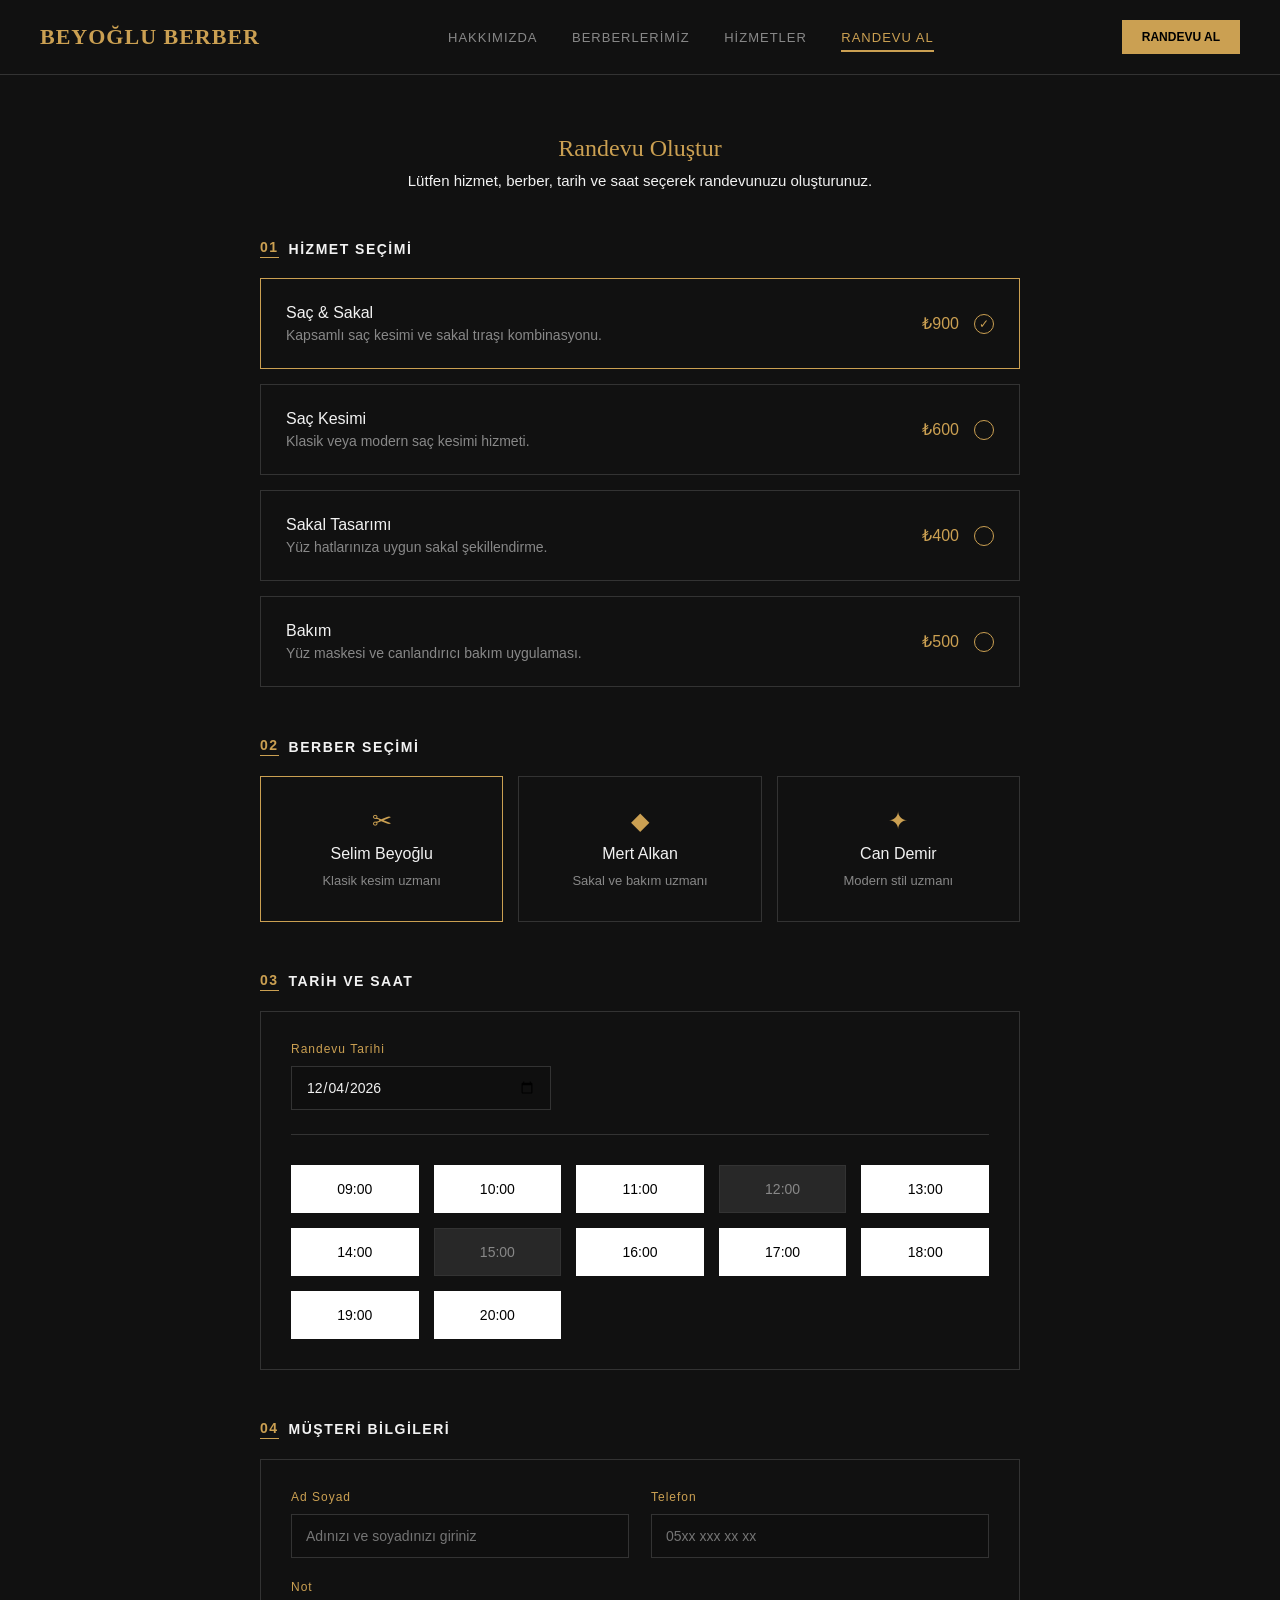
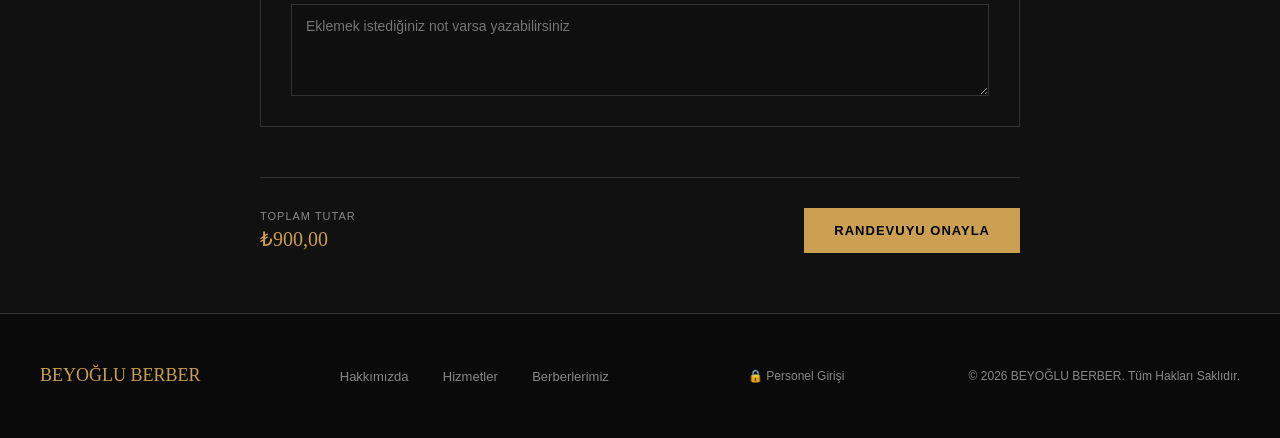
<file: target/classes/static/index.html>
<!DOCTYPE html>
<html lang="tr">
<head>
    <meta charset="UTF-8">
    <meta name="viewport" content="width=device-width, initial-scale=1.0">
    <title>Beyoğlu Berber - Randevu Al</title>
    <link rel="stylesheet" href="css/style.css">
</head>
<body>

    <header>
        <div class="logo">BEYOĞLU BERBER</div>

        <nav>
            <a href="hakkimizda.html">HAKKIMIZDA</a>
            <a href="berberlerimiz.html">BERBERLERİMİZ</a>
            <a href="hizmetler.html">HİZMETLER</a>
            <a href="index.html" class="active-nav">RANDEVU AL</a>
        </nav>

        <button class="header-btn" onclick="window.location.href='index.html'">RANDEVU AL</button>
    </header>

    <main class="container" id="randevu">

        <div class="page-header">
            <h2>Randevu Oluştur</h2>
            <p>Lütfen hizmet, berber, tarih ve saat seçerek randevunuzu oluşturunuz.</p>
        </div>

        <section class="step-section">
            <h3 class="step-title"><span class="step-num">01</span> HİZMET SEÇİMİ</h3>

            <div class="service-list" id="service-container">

                <div class="service-card selected" data-service="Saç & Sakal" data-price="900" onclick="selectService(this)">
                    <div class="service-info">
                        <h4>Saç & Sakal</h4>
                        <p>Kapsamlı saç kesimi ve sakal tıraşı kombinasyonu.</p>
                    </div>
                    <div class="service-price">
                        <span>₺900</span>
                        <div class="check-circle">✓</div>
                    </div>
                </div>

                <div class="service-card" data-service="Saç Kesimi" data-price="600" onclick="selectService(this)">
                    <div class="service-info">
                        <h4>Saç Kesimi</h4>
                        <p>Klasik veya modern saç kesimi hizmeti.</p>
                    </div>
                    <div class="service-price">
                        <span>₺600</span>
                        <div class="check-circle"></div>
                    </div>
                </div>

                <div class="service-card" data-service="Sakal Tasarımı" data-price="400" onclick="selectService(this)">
                    <div class="service-info">
                        <h4>Sakal Tasarımı</h4>
                        <p>Yüz hatlarınıza uygun sakal şekillendirme.</p>
                    </div>
                    <div class="service-price">
                        <span>₺400</span>
                        <div class="check-circle"></div>
                    </div>
                </div>

                <div class="service-card" data-service="Bakım" data-price="500" onclick="selectService(this)">
                    <div class="service-info">
                        <h4>Bakım</h4>
                        <p>Yüz maskesi ve canlandırıcı bakım uygulaması.</p>
                    </div>
                    <div class="service-price">
                        <span>₺500</span>
                        <div class="check-circle"></div>
                    </div>
                </div>

            </div>
        </section>

        <section class="step-section">
            <h3 class="step-title"><span class="step-num">02</span> BERBER SEÇİMİ</h3>

            <div class="barber-grid" id="barber-container">

                <div class="barber-card selected" data-barber="Selim Beyoğlu" onclick="selectBarber(this)">
                    <div class="icon">✂</div>
                    <h4>Selim Beyoğlu</h4>
                    <p>Klasik kesim uzmanı</p>
                </div>

                <div class="barber-card" data-barber="Mert Alkan" onclick="selectBarber(this)">
                    <div class="icon">◆</div>
                    <h4>Mert Alkan</h4>
                    <p>Sakal ve bakım uzmanı</p>
                </div>

                <div class="barber-card" data-barber="Can Demir" onclick="selectBarber(this)">
                    <div class="icon">✦</div>
                    <h4>Can Demir</h4>
                    <p>Modern stil uzmanı</p>
                </div>

            </div>
        </section>

        <section class="step-section">
            <h3 class="step-title"><span class="step-num">03</span> TARİH VE SAAT</h3>

            <div class="time-container">

                <div class="date-picker-area">
                    <label for="appointment-date">Randevu Tarihi</label>
                    <input type="date" id="appointment-date">
                </div>

                <div class="time-grid" id="time-container">
                    <div class="time-box available" onclick="selectTime(this)">09:00</div>
                    <div class="time-box available" onclick="selectTime(this)">10:00</div>
                    <div class="time-box available" onclick="selectTime(this)">11:00</div>
                    <div class="time-box booked">12:00</div>
                    <div class="time-box available" onclick="selectTime(this)">13:00</div>

                    <div class="time-box available" onclick="selectTime(this)">14:00</div>
                    <div class="time-box booked">15:00</div>
                    <div class="time-box available" onclick="selectTime(this)">16:00</div>
                    <div class="time-box available" onclick="selectTime(this)">17:00</div>
                    <div class="time-box available" onclick="selectTime(this)">18:00</div>

                    <div class="time-box available" onclick="selectTime(this)">19:00</div>
                    <div class="time-box available" onclick="selectTime(this)">20:00</div>
                </div>

            </div>
        </section>

        <section class="step-section">
            <h3 class="step-title"><span class="step-num">04</span> MÜŞTERİ BİLGİLERİ</h3>

            <div class="customer-form">

                <div class="form-group">
                    <label for="customer-name">Ad Soyad</label>
                    <input type="text" id="customer-name" placeholder="Adınızı ve soyadınızı giriniz">
                </div>

                <div class="form-group">
                    <label for="customer-phone">Telefon</label>
                    <input type="tel" id="customer-phone" placeholder="05xx xxx xx xx">
                </div>

                <div class="form-group full-width">
                    <label for="customer-note">Not</label>
                    <textarea id="customer-note" rows="4" placeholder="Eklemek istediğiniz not varsa yazabilirsiniz"></textarea>
                </div>

            </div>
        </section>

        <div class="checkout-section">
            <div class="total-price-box">
                <span class="total-label">TOPLAM TUTAR</span>
                <span class="total-amount" id="total-price">₺900,00</span>
            </div>

            <button class="submit-btn" onclick="randevuyuOnayla()">RANDEVUYU ONAYLA</button>
        </div>

        <div class="appointment-result" id="appointment-result"></div>

    </main>

   <footer>
    <div class="footer-logo">BEYOĞLU BERBER</div>

    <div class="footer-links">
        <a href="hakkimizda.html">Hakkımızda</a>
        <a href="hizmetler.html">Hizmetler</a>
        <a href="berberlerimiz.html">Berberlerimiz</a>
    </div>

    <div style="text-align: center; margin-top: 15px; margin-bottom: 15px; font-size: 12px;">
        <a href="login.html" style="color: #888; text-decoration: none; transition: 0.3s;" onmouseover="this.style.color='#d4af37'" onmouseout="this.style.color='#888'">
            🔒 Personel Girişi
        </a>
    </div>

    <div class="copyright">© 2026 BEYOĞLU BERBER. Tüm Hakları Saklıdır.</div>
</footer>

    <script src="js/app.js"></script>
</body>
</html>
</file>
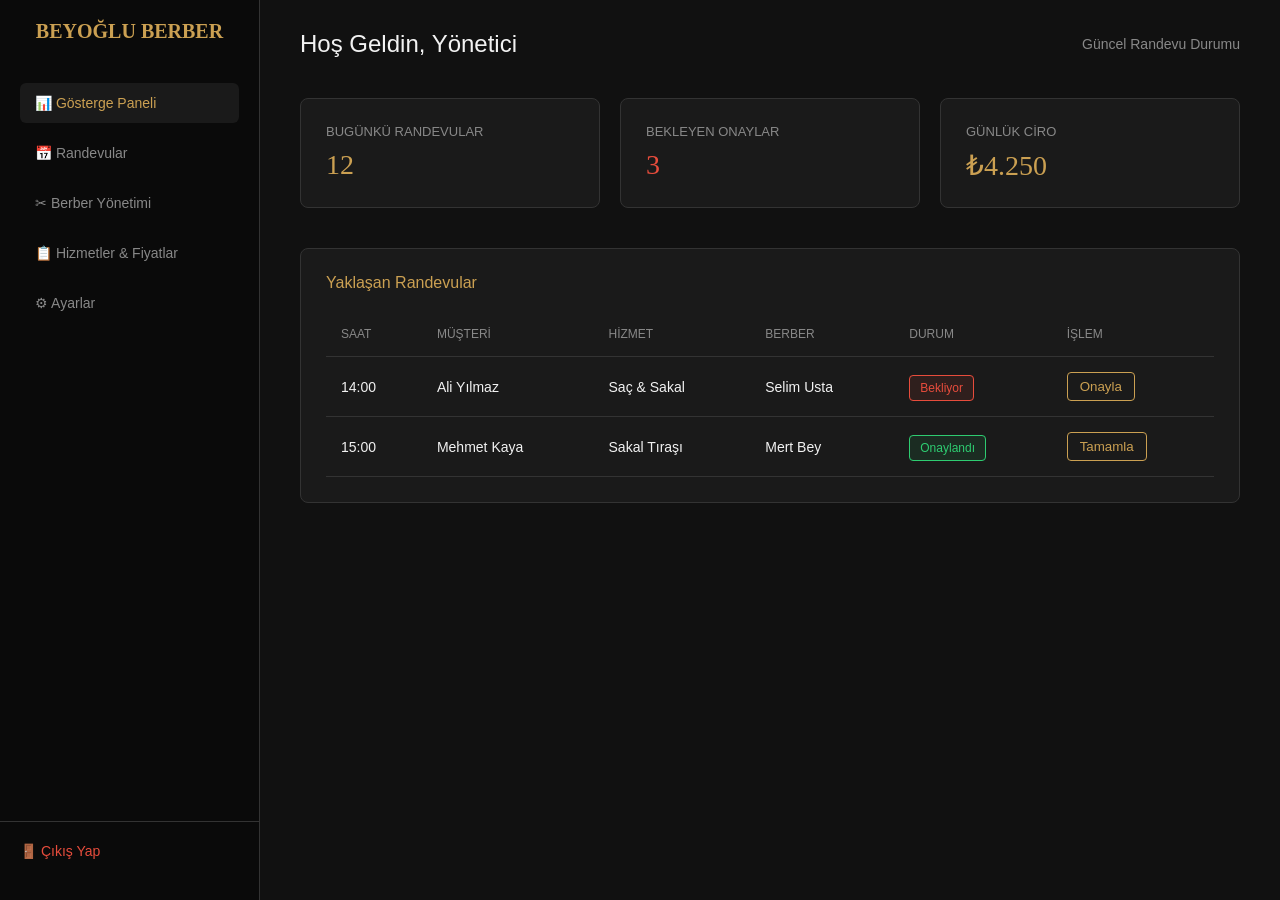
<file: target/classes/static/admin.html>
<!DOCTYPE html>
<html lang="tr">
<head>
    <meta charset="UTF-8">
    <meta name="viewport" content="width=device-width, initial-scale=1.0">
    <title>Beyoğlu Berber - Yönetim Paneli</title>
    <link rel="stylesheet" href="css/admin.css">
</head>
<body>

    <aside class="sidebar">
        <div class="sidebar-logo">BEYOĞLU BERBER</div>
        <ul class="nav-links">
    <li class="active"><a href="admin.html">📊 Gösterge Paneli</a></li>
    <li><a href="randevular.html">📅 Randevular</a></li>
    <li><a href="berber-yonetimi.html">✂ Berber Yönetimi</a></li>
    <li><a href="hizmetler-fiyatlar.html">📋 Hizmetler & Fiyatlar</a></li>
    <li><a href="ayarlar.html">⚙ Ayarlar</a></li>
</ul>
        <div class="logout-btn">
            <a href="index.html">🚪 Çıkış Yap</a>
        </div>
    </aside>

    <main class="main-content">
        
        <header class="topbar">
            <h2>Hoş Geldin, Yönetici</h2>
            <div class="date-info">Güncel Randevu Durumu</div>
        </header>

        <div class="stats-grid">
            <div class="stat-card">
                <h3>Bugünkü Randevular</h3>
                <div class="number">12</div>
            </div>
            <div class="stat-card">
                <h3>Bekleyen Onaylar</h3>
                <div class="number" style="color: #e74c3c;">3</div>
            </div>
            <div class="stat-card">
                <h3>Günlük Ciro</h3>
                <div class="number">₺4.250</div>
            </div>
        </div>

        <div class="table-container">
            <h3 class="table-title">Yaklaşan Randevular</h3>
            <table class="data-table" id="tabloGosterge">
                <thead>
                    <tr>
                        <th>Saat</th>
                        <th>Müşteri</th>
                        <th>Hizmet</th>
                        <th>Berber</th>
                        <th>Durum</th>
                        <th>İşlem</th>
                    </tr>
                </thead>
                <tbody>
                    <tr>
                        <td>14:00</td>
                        <td>Ali Yılmaz</td>
                        <td>Saç & Sakal</td>
                        <td>Selim Usta</td>
                        <td><span class="badge pending">Bekliyor</span></td>
                        <td><button class="action-btn">Onayla</button></td>
                    </tr>
                    <tr>
                        <td>15:00</td>
                        <td>Mehmet Kaya</td>
                        <td>Sakal Tıraşı</td>
                        <td>Mert Bey</td>
                        <td><span class="badge approved">Onaylandı</span></td>
                        <td><button class="action-btn">Tamamla</button></td>
                    </tr>
                </tbody>
            </table>
        </div>


    </main>

    <div id="modalRandevuOnay" class="modal-overlay">
        <div class="modal-content" style="width: 380px; text-align: center;">
            <h3 style="color: var(--gold);">Randevu Onayı</h3>
            <p style="color: var(--text-muted); font-size: 14px; margin-bottom: 25px;">Bu randevuyu onaylamak istediğinize emin misiniz?</p>
            <div class="modal-actions" style="justify-content: center; gap: 15px;">
                <button type="button" id="btnRandevuOnayIptal" class="action-btn">Vazgeç</button>
                <button type="button" id="btnRandevuOnayEvet" class="action-btn" style="background: var(--gold); color: #000;">Evet, Onayla</button>
            </div>
        </div>
    </div>

    <div id="modalRandevuTamamla" class="modal-overlay">
        <div class="modal-content" style="width: 380px; text-align: center;">
            <h3 style="color: #2ecc71;">Randevuyu Tamamla</h3>
            <p style="color: var(--text-muted); font-size: 14px; margin-bottom: 25px;">Müşterinin tıraş işlemi bitti mi? Randevuyu tamamlandı olarak işaretle.</p>
            <div class="modal-actions" style="justify-content: center; gap: 15px;">
                <button type="button" id="btnRandevuTamamlaIptal" class="action-btn">Kapat</button>
                <button type="button" id="btnRandevuTamamlaEvet" class="action-btn" style="background: #2ecc71; color: #000; border-color: #2ecc71;">Evet, Tamamlandı</button>
            </div>
        </div>
    </div>

    <script src="js/admin.js"></script>
</body>
</html>
</file>
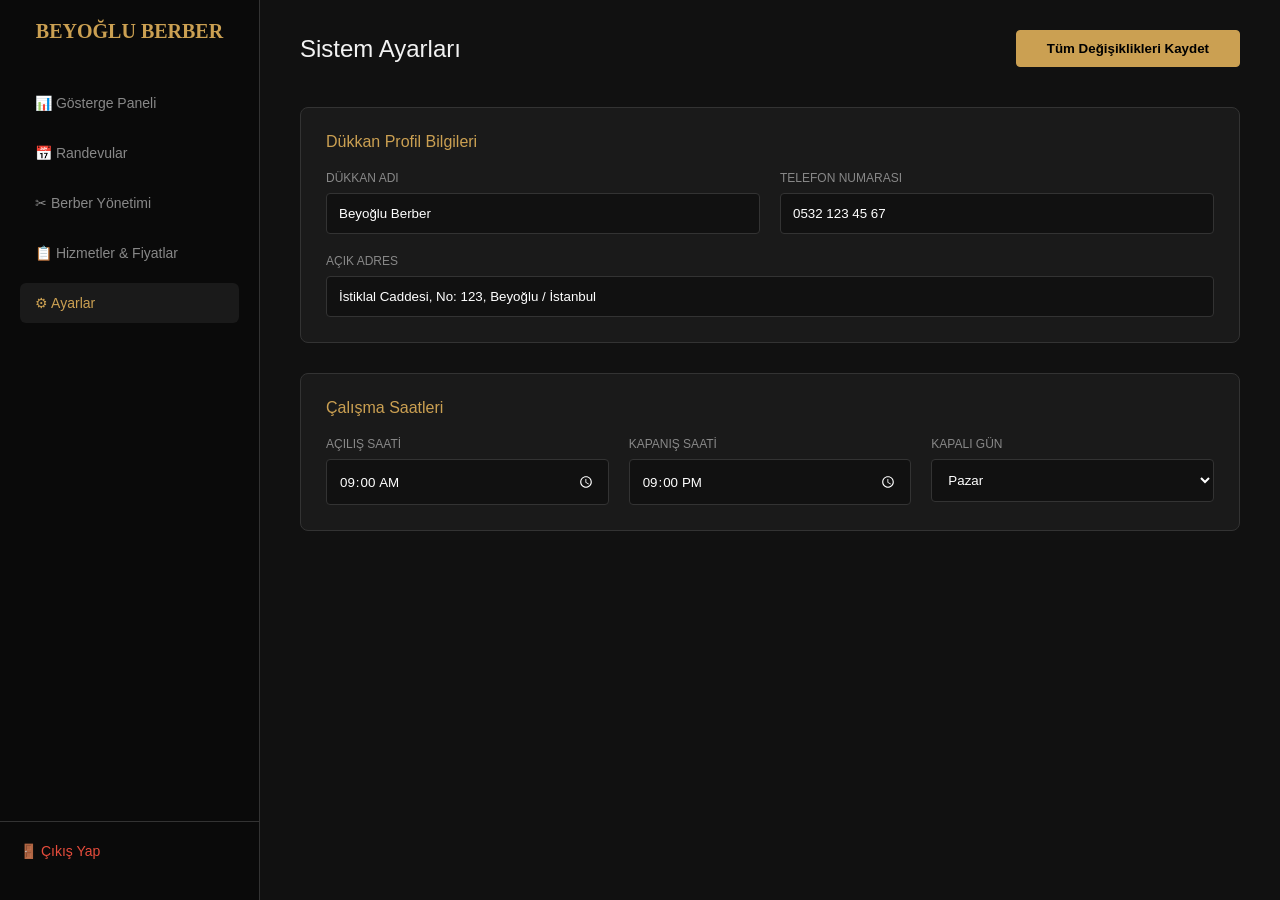
<file: target/classes/static/ayarlar.html>
<!DOCTYPE html>
<html lang="tr">
<head>
    <meta charset="UTF-8">
    <meta name="viewport" content="width=device-width, initial-scale=1.0">
    <title>Beyoğlu Berber - Sistem Ayarları</title>
    <link rel="stylesheet" href="css/admin.css">
</head>
<body>

    <aside class="sidebar">
        <div class="sidebar-logo">BEYOĞLU BERBER</div>
        <ul class="nav-links">
            <li><a href="admin.html">📊 Gösterge Paneli</a></li>
            <li><a href="randevular.html">📅 Randevular</a></li>
            <li><a href="berber-yonetimi.html">✂ Berber Yönetimi</a></li>
            <li><a href="hizmetler-fiyatlar.html">📋 Hizmetler & Fiyatlar</a></li>
            <li class="active"><a href="ayarlar.html">⚙ Ayarlar</a></li>
        </ul>
        <div class="logout-btn">
            <a href="index.html">🚪 Çıkış Yap</a>
        </div>
    </aside>

    <main class="main-content">
        
        <header class="topbar">
            <h2>Sistem Ayarları</h2>
            <button class="action-btn" style="background: var(--gold); color: #000; font-weight: bold; padding: 10px 30px;">
                Tüm Değişiklikleri Kaydet
            </button>
        </header>

        <div class="table-container" style="margin-bottom: 30px;">
            <h3 class="table-title">Dükkan Profil Bilgileri</h3>
            <form style="display: grid; grid-template-columns: 1fr 1fr; gap: 20px;">
                <div>
                    <label style="display: block; color: var(--text-muted); font-size: 12px; margin-bottom: 8px;">DÜKKAN ADI</label>
                    <input type="text" value="Beyoğlu Berber" style="width: 100%; padding: 12px; background: var(--bg-dark); color: white; border: 1px solid var(--border-color); border-radius: 4px; outline: none;">
                </div>
                <div>
                    <label style="display: block; color: var(--text-muted); font-size: 12px; margin-bottom: 8px;">TELEFON NUMARASI</label>
                    <input type="text" value="0532 123 45 67" style="width: 100%; padding: 12px; background: var(--bg-dark); color: white; border: 1px solid var(--border-color); border-radius: 4px; outline: none;">
                </div>
                <div style="grid-column: span 2;">
                    <label style="display: block; color: var(--text-muted); font-size: 12px; margin-bottom: 8px;">AÇIK ADRES</label>
                    <input type="text" value="İstiklal Caddesi, No: 123, Beyoğlu / İstanbul" style="width: 100%; padding: 12px; background: var(--bg-dark); color: white; border: 1px solid var(--border-color); border-radius: 4px; outline: none;">
                </div>
            </form>
        </div>

        <div class="table-container">
            <h3 class="table-title">Çalışma Saatleri</h3>
            <form style="display: grid; grid-template-columns: 1fr 1fr 1fr; gap: 20px;">
                <div>
                    <label style="display: block; color: var(--text-muted); font-size: 12px; margin-bottom: 8px;">AÇILIŞ SAATİ</label>
                    <input type="time" value="09:00" style="width: 100%; padding: 12px; background: var(--bg-dark); color: white; border: 1px solid var(--border-color); border-radius: 4px; outline: none; color-scheme: dark;">
                </div>
                <div>
                    <label style="display: block; color: var(--text-muted); font-size: 12px; margin-bottom: 8px;">KAPANIŞ SAATİ</label>
                    <input type="time" value="21:00" style="width: 100%; padding: 12px; background: var(--bg-dark); color: white; border: 1px solid var(--border-color); border-radius: 4px; outline: none; color-scheme: dark;">
                </div>
                <div>
                    <label style="display: block; color: var(--text-muted); font-size: 12px; margin-bottom: 8px;">KAPALI GÜN</label>
                    <select style="width: 100%; padding: 12px; background: var(--bg-dark); color: white; border: 1px solid var(--border-color); border-radius: 4px; outline: none;">
                        <option>Pazartesi</option>
                        <option selected>Pazar</option>
                        <option>Kapalı Gün Yok</option>
                    </select>
                </div>
            </form>
        </div>

    </main>

</body>
</html>
</file>
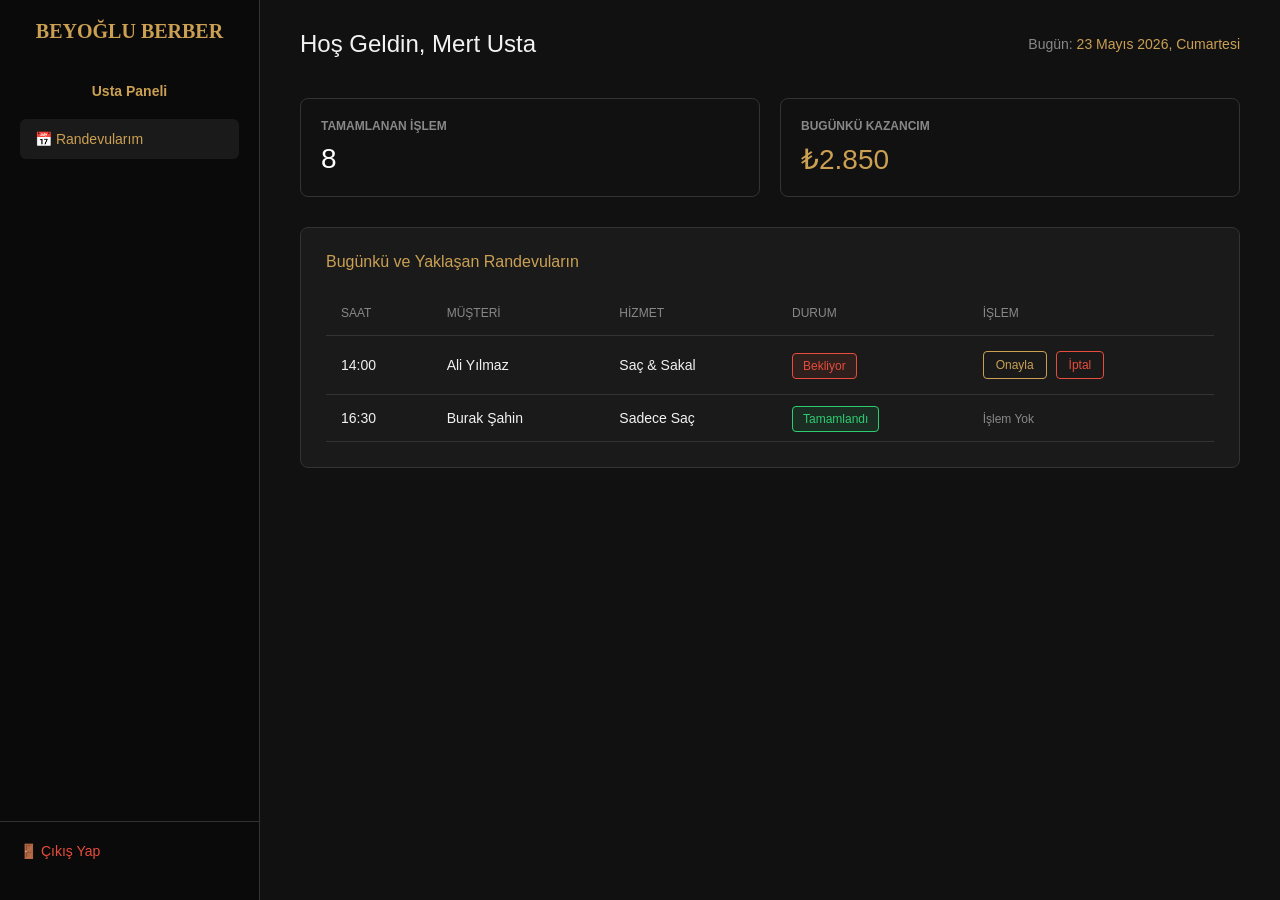
<file: target/classes/static/berber-panel.html>
<!DOCTYPE html>
<html lang="tr">
<head>
    <meta charset="UTF-8">
    <meta name="viewport" content="width=device-width, initial-scale=1.0">
    <title>Beyoğlu Berber - Usta Paneli</title>
    <link rel="stylesheet" href="css/admin.css">
</head>
<body>

    <aside class="sidebar">
        <div class="sidebar-logo">BEYOĞLU BERBER</div>
        <div style="color: var(--gold); text-align: center; margin-bottom: 20px; font-size: 14px; font-weight: bold;">Usta Paneli</div>
        
        <ul class="nav-links">
            <li class="active"><a href="berber-panel.html">📅 Randevularım</a></li>
        </ul>
        
        <div class="logout-btn">
            <a href="index.html">🚪 Çıkış Yap</a>
        </div>
    </aside>

    <main class="main-content">
        
        <header class="topbar">
            <h2>Hoş Geldin, Mert Usta</h2>
            <div class="date-info" style="color: var(--text-muted);">
                Bugün: <span style="color: var(--gold);">23 Mayıs 2026, Cumartesi</span>
            </div>
        </header>

        <div style="display: grid; grid-template-columns: 1fr 1fr; gap: 20px; margin-bottom: 30px;">
            <div style="background: var(--bg-dark); padding: 20px; border-radius: 8px; border: 1px solid var(--border-color);">
                <div style="color: var(--text-muted); font-size: 12px; margin-bottom: 10px; font-weight: bold;">TAMAMLANAN İŞLEM</div>
                <div style="font-size: 28px; color: white;">8</div>
            </div>
            <div style="background: var(--bg-dark); padding: 20px; border-radius: 8px; border: 1px solid var(--border-color);">
                <div style="color: var(--text-muted); font-size: 12px; margin-bottom: 10px; font-weight: bold;">BUGÜNKÜ KAZANCIM</div>
                <div style="font-size: 28px; color: var(--gold);">₺2.850</div>
            </div>
        </div>

        <div class="table-container">
            <h3 class="table-title">Bugünkü ve Yaklaşan Randevuların</h3>
            <table class="data-table" id="tabloRandevular">
                <thead>
                    <tr>
                        <th>Saat</th>
                        <th>Müşteri</th>
                        <th>Hizmet</th>
                        <th>Durum</th>
                        <th>İşlem</th>
                    </tr>
                </thead>
                <tbody>
                    <tr>
                        <td>14:00</td>
                        <td>Ali Yılmaz</td>
                        <td>Saç & Sakal</td>
                        <td><span class="badge pending">Bekliyor</span></td>
                        <td>
                            <button class="action-btn" style="font-size: 12px; margin-right: 5px;">Onayla</button>
                            <button class="action-btn" style="font-size: 12px; color: #e74c3c; border-color: #e74c3c;">İptal</button>
                        </td>
                    </tr>
                    <tr>
                        <td>16:30</td>
                        <td>Burak Şahin</td>
                        <td>Sadece Saç</td>
                        <td><span class="badge approved">Tamamlandı</span></td>
                        <td><span style="color: var(--text-muted); font-size: 12px;">İşlem Yok</span></td>
                    </tr>
                </tbody>
            </table>
        </div>

    </main>

    <div id="modalRandevuOnay" class="modal-overlay">
        <div class="modal-content" style="width: 380px; text-align: center;">
            <h3 style="color: var(--gold);">Randevu Onayı</h3>
            <p style="color: var(--text-muted); font-size: 14px; margin-bottom: 25px;">Bu randevuyu onaylamak istiyor musunuz?</p>
            <div class="modal-actions" style="justify-content: center; gap: 15px;">
                <button type="button" id="btnRandevuOnayIptal" class="action-btn">Vazgeç</button>
                <button type="button" id="btnRandevuOnayEvet" class="action-btn" style="background: var(--gold); color: #000;">Evet, Onayla</button>
            </div>
        </div>
    </div>

    <div id="modalRandevuTamamla" class="modal-overlay">
        <div class="modal-content" style="width: 380px; text-align: center;">
            <h3 style="color: #2ecc71;">Randevuyu Tamamla</h3>
            <p style="color: var(--text-muted); font-size: 14px; margin-bottom: 25px;">Müşterinin işlemi bitti mi? Tamamlandı olarak işaretle.</p>
            <div class="modal-actions" style="justify-content: center; gap: 15px;">
                <button type="button" id="btnRandevuTamamlaIptal" class="action-btn">Kapat</button>
                <button type="button" id="btnRandevuTamamlaEvet" class="action-btn" style="background: #2ecc71; color: #000; border-color: #2ecc71;">Evet, Tamamlandı</button>
            </div>
        </div>
    </div>

    <div id="modalRandevuIptal" class="modal-overlay">
        <div class="modal-content" style="width: 380px; text-align: center;">
            <h3 style="color: #e74c3c;">Randevu İptali</h3>
            <p style="color: var(--text-muted); font-size: 14px; margin-bottom: 25px;">Bu randevuyu iptal etmek istediğinize emin misiniz?</p>
            <div class="modal-actions" style="justify-content: center; gap: 15px;">
                <button type="button" id="btnRandevuIptalIptal" class="action-btn">Vazgeç</button>
                <button type="button" id="btnRandevuIptalEvet" class="action-btn" style="background: #e74c3c; color: #fff; border-color: #e74c3c;">Evet, İptal Et</button>
            </div>
        </div>
    </div>

    <script src="js/admin.js"></script>
</body>
</html>
</file>
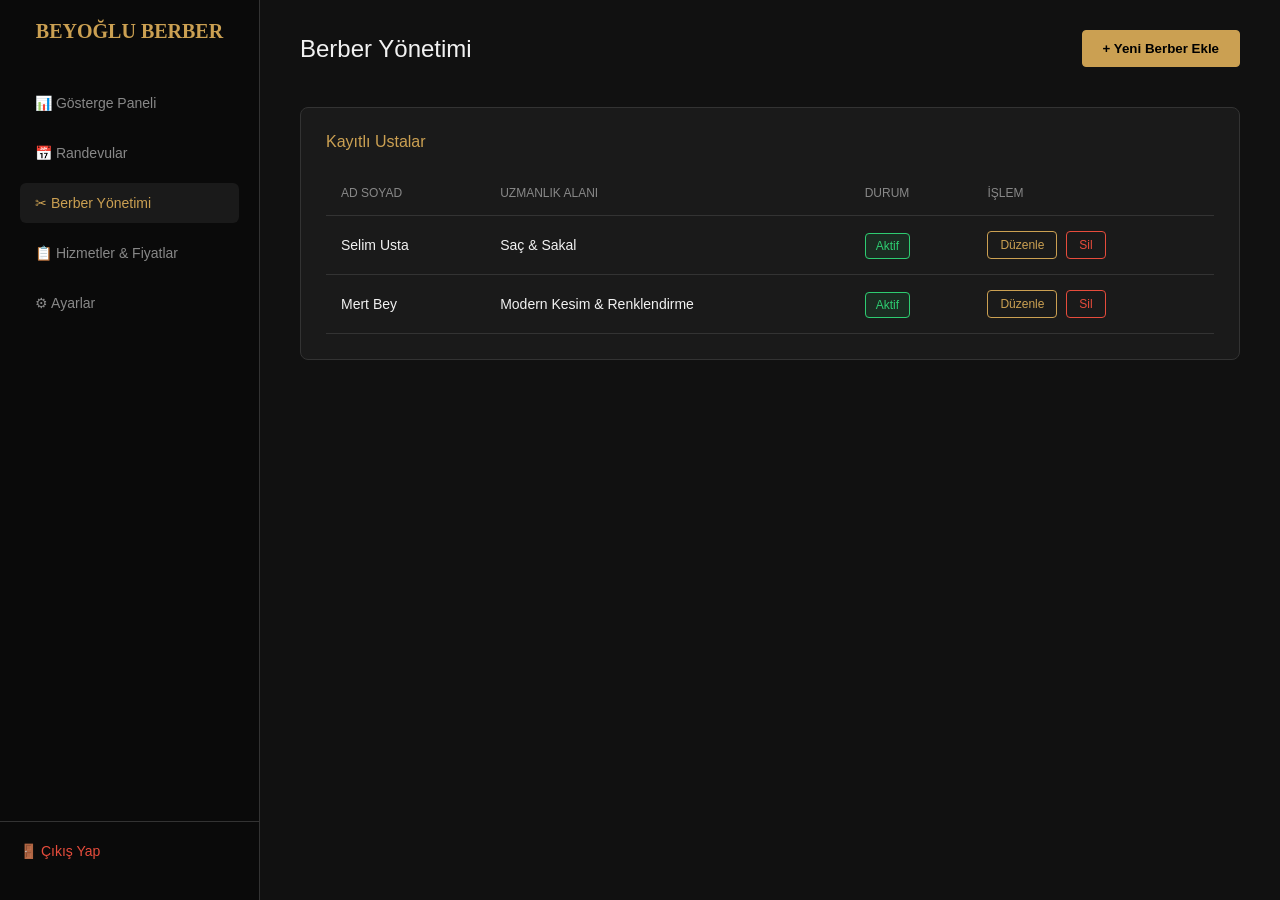
<file: target/classes/static/berber-yonetimi.html>
<!DOCTYPE html>
<html lang="tr">
<head>
    <meta charset="UTF-8">
    <meta name="viewport" content="width=device-width, initial-scale=1.0">
    <title>Beyoğlu Berber - Berber Yönetimi</title>
    <link rel="stylesheet" href="css/admin.css">
</head>
<body>

    <aside class="sidebar">
        <div class="sidebar-logo">BEYOĞLU BERBER</div>
        <ul class="nav-links">
            <li><a href="admin.html">📊 Gösterge Paneli</a></li>
            <li><a href="randevular.html">📅 Randevular</a></li>
            <li class="active"><a href="berber-yonetimi.html">✂ Berber Yönetimi</a></li>
            <li><a href="hizmetler-fiyatlar.html">📋 Hizmetler & Fiyatlar</a></li>
            <li><a href="ayarlar.html">⚙ Ayarlar</a></li>
        </ul>
        <div class="logout-btn">
            <a href="index.html">🚪 Çıkış Yap</a>
        </div>
    </aside>

    <main class="main-content">
        
        <header class="topbar">
            <h2>Berber Yönetimi</h2>
            <button id="btnYeniBerber" class="action-btn" style="background: var(--gold); color: #000; font-weight: bold; padding: 10px 20px;">
                + Yeni Berber Ekle
            </button>
        </header>

        <div class="table-container">
            <h3 class="table-title">Kayıtlı Ustalar</h3>
            <table class="data-table" id="tabloBerber">
                <thead>
                    <tr>
                        <th>Ad Soyad</th>
                        <th>Uzmanlık Alanı</th>
                        <th>Durum</th>
                        <th>İşlem</th>
                    </tr>
                </thead>
                <tbody>
                    <tr>
                        <td>Selim Usta</td>
                        <td>Saç & Sakal</td>
                        <td><span class="badge approved">Aktif</span></td>
                        <td>
                            <button class="action-btn" style="font-size: 12px; margin-right: 5px;">Düzenle</button>
                            <button class="action-btn" style="font-size: 12px; color: #e74c3c; border-color: #e74c3c;">Sil</button>
                        </td>
                    </tr>
                    <tr>
                        <td>Mert Bey</td>
                        <td>Modern Kesim & Renklendirme</td>
                        <td><span class="badge approved">Aktif</span></td>
                        <td>
                            <button class="action-btn" style="font-size: 12px; margin-right: 5px;">Düzenle</button>
                            <button class="action-btn" style="font-size: 12px; color: #e74c3c; border-color: #e74c3c;">Sil</button>
                        </td>
                    </tr>
                </tbody>
            </table>
        </div>

    </main>

    <div id="modalBerberEkle" class="modal-overlay">
        <div class="modal-content">
            <h3>Yeni Usta Ekle</h3>
            <form action="#">
                <div class="modal-form-group">
                    <label>AD SOYAD</label>
                    <input type="text" placeholder="Örn: Ali Usta" required>
                </div>
                <div class="modal-form-group">
                    <label>E-POSTA (Sisteme giriş için)</label>
                    <input type="email" placeholder="ornek@beyogluberber.com" required>
                </div>
                <div class="modal-form-group">
                    <label>UZMANLIK ALANI</label>
                    <input type="text" placeholder="Örn: Saç & Sakal Kesimi" required>
                </div>
                <div class="modal-actions">
                    <button type="button" id="btnModalIptal" class="action-btn" style="color: #e74c3c; border-color: #e74c3c;">İptal Et</button>
                    <button type="submit" class="action-btn" style="background: var(--gold); color: #000;">Kaydet</button>
                </div>
            </form>
        </div>
    </div>

    <div id="modalBerberDuzenle" class="modal-overlay">
        <div class="modal-content">
            <h3>Usta Bilgilerini Düzenle</h3>
            <form>
                <div class="modal-form-group">
                    <label>AD SOYAD</label>
                    <input type="text" id="editAdSoyad" required>
                </div>
                <div class="modal-form-group">
                    <label>UZMANLIK ALANI</label>
                    <input type="text" id="editUzmanlik" required>
                </div>
                <div class="modal-actions">
                    <button type="button" id="btnDuzenleIptal" class="action-btn" style="color: #e74c3c; border-color: #e74c3c;">İptal</button>
                    <button type="submit" class="action-btn" style="background: var(--gold); color: #000;">Güncelle</button>
                </div>
            </form>
        </div>
    </div>

    <div id="modalSilOnay" class="modal-overlay">
        <div class="modal-content" style="width: 350px; text-align: center;">
            <h3 style="color: #e74c3c;">Usta Silme Onayı</h3>
            <p style="color: var(--text-muted); font-size: 14px; margin-bottom: 25px;">
                Bu ustayı sistemden silmek istediğinize emin misiniz?
            </p>
            <div class="modal-actions" style="justify-content: center; gap: 15px;">
                <button type="button" id="btnSilIptal" class="action-btn">Vazgeç</button>
                <button type="button" id="btnSilOnay" class="action-btn" style="background: #e74c3c; color: #fff; border-color: #e74c3c;">Evet, Sil</button>
            </div>
        </div>
    </div>

    <script src="js/admin.js"></script>
</body>
</html>
</file>
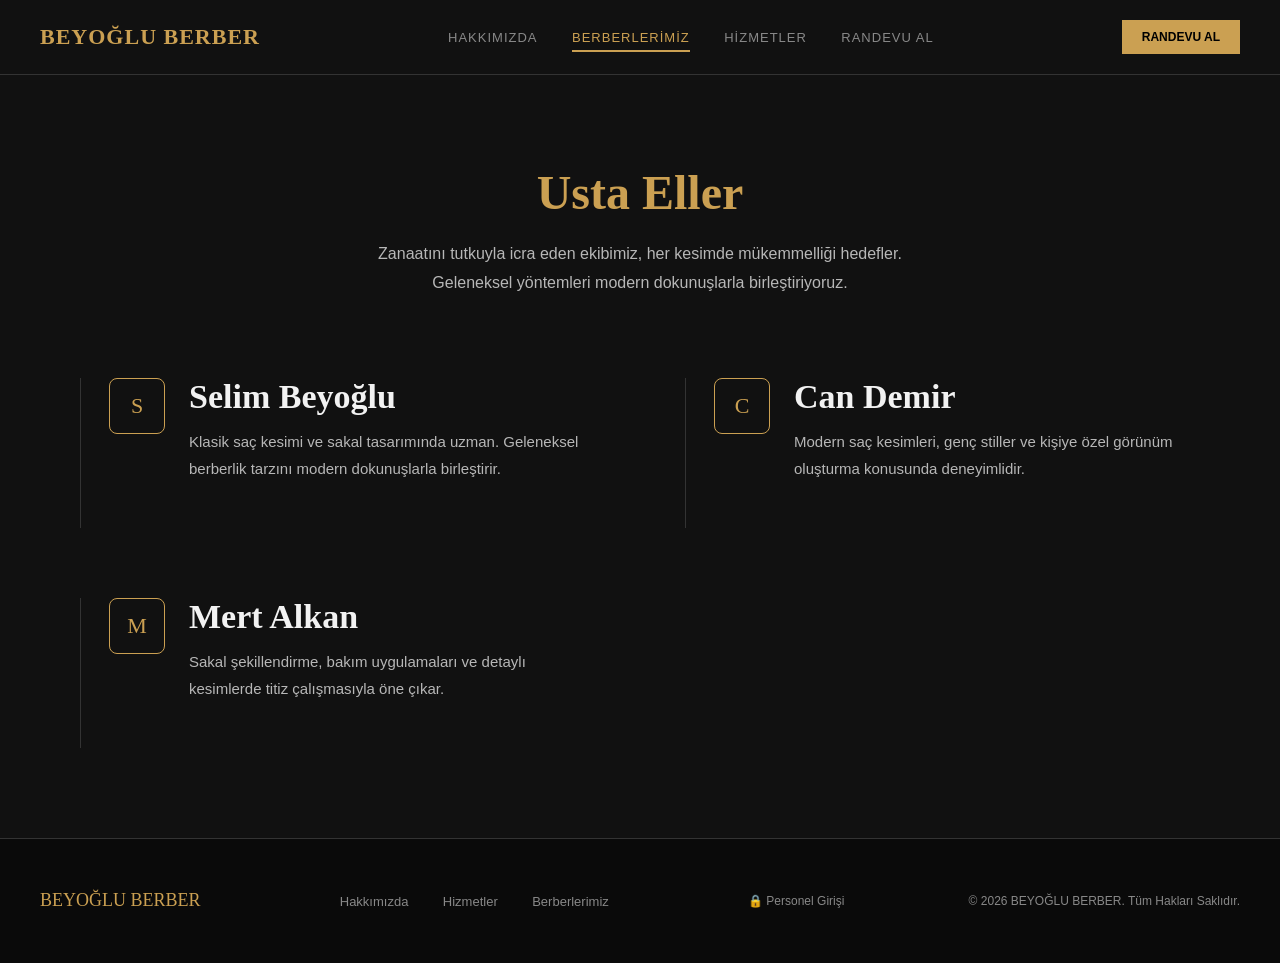
<file: target/classes/static/berberlerimiz.html>
<!DOCTYPE html>
<html lang="tr">
<head>
    <meta charset="UTF-8">
    <meta name="viewport" content="width=device-width, initial-scale=1.0">
    <title>Beyoğlu Berber - Berberlerimiz</title>
    <link rel="stylesheet" href="css/style.css">
</head>
<body>

    <header>
        <div class="logo">BEYOĞLU BERBER</div>

        <nav>
            <a href="hakkimizda.html">HAKKIMIZDA</a>
            <a href="berberlerimiz.html" class="active-nav">BERBERLERİMİZ</a>
            <a href="hizmetler.html">HİZMETLER</a>
            <a href="index.html">RANDEVU AL</a>
        </nav>

        <button class="header-btn" onclick="window.location.href='index.html'">RANDEVU AL</button>
    </header>

    <main>
        <section class="masters-page">

            <div class="masters-header">
                <h1>Usta Eller</h1>
                <p>
                    Zanaatını tutkuyla icra eden ekibimiz, her kesimde mükemmelliği hedefler.
                    <br>
                    Geleneksel yöntemleri modern dokunuşlarla birleştiriyoruz.
                </p>
            </div>

            <div class="masters-grid">

                <div class="master-card">
                    <div class="master-letter">S</div>
                    <div class="master-info">
                        <h2>Selim Beyoğlu</h2>
                        <p>
                            Klasik saç kesimi ve sakal tasarımında uzman. Geleneksel berberlik
                            tarzını modern dokunuşlarla birleştirir.
                        </p>
                    </div>
                </div>

                <div class="master-card">
                    <div class="master-letter">C</div>
                    <div class="master-info">
                        <h2>Can Demir</h2>
                        <p>
                            Modern saç kesimleri, genç stiller ve kişiye özel görünüm oluşturma
                            konusunda deneyimlidir.
                        </p>
                    </div>
                </div>

                <div class="master-card">
                    <div class="master-letter">M</div>
                    <div class="master-info">
                        <h2>Mert Alkan</h2>
                        <p>
                            Sakal şekillendirme, bakım uygulamaları ve detaylı kesimlerde
                            titiz çalışmasıyla öne çıkar.
                        </p>
                    </div>
                </div>

            </div>
        </section>
    </main>

    <footer>
        <div class="footer-logo">BEYOĞLU BERBER</div>

        <div class="footer-links">
            <a href="hakkimizda.html">Hakkımızda</a>
            <a href="hizmetler.html">Hizmetler</a>
            <a href="berberlerimiz.html">Berberlerimiz</a>
        </div>

        <div style="text-align: center; margin-top: 15px; margin-bottom: 15px; font-size: 12px;">
            <a href="login.html" style="color: #888; text-decoration: none; transition: 0.3s;" onmouseover="this.style.color='#d4af37'" onmouseout="this.style.color='#888'">
                🔒 Personel Girişi
            </a>
        </div>

        <div class="copyright">© 2026 BEYOĞLU BERBER. Tüm Hakları Saklıdır.</div>
    </footer>

</body>
</html>
</file>
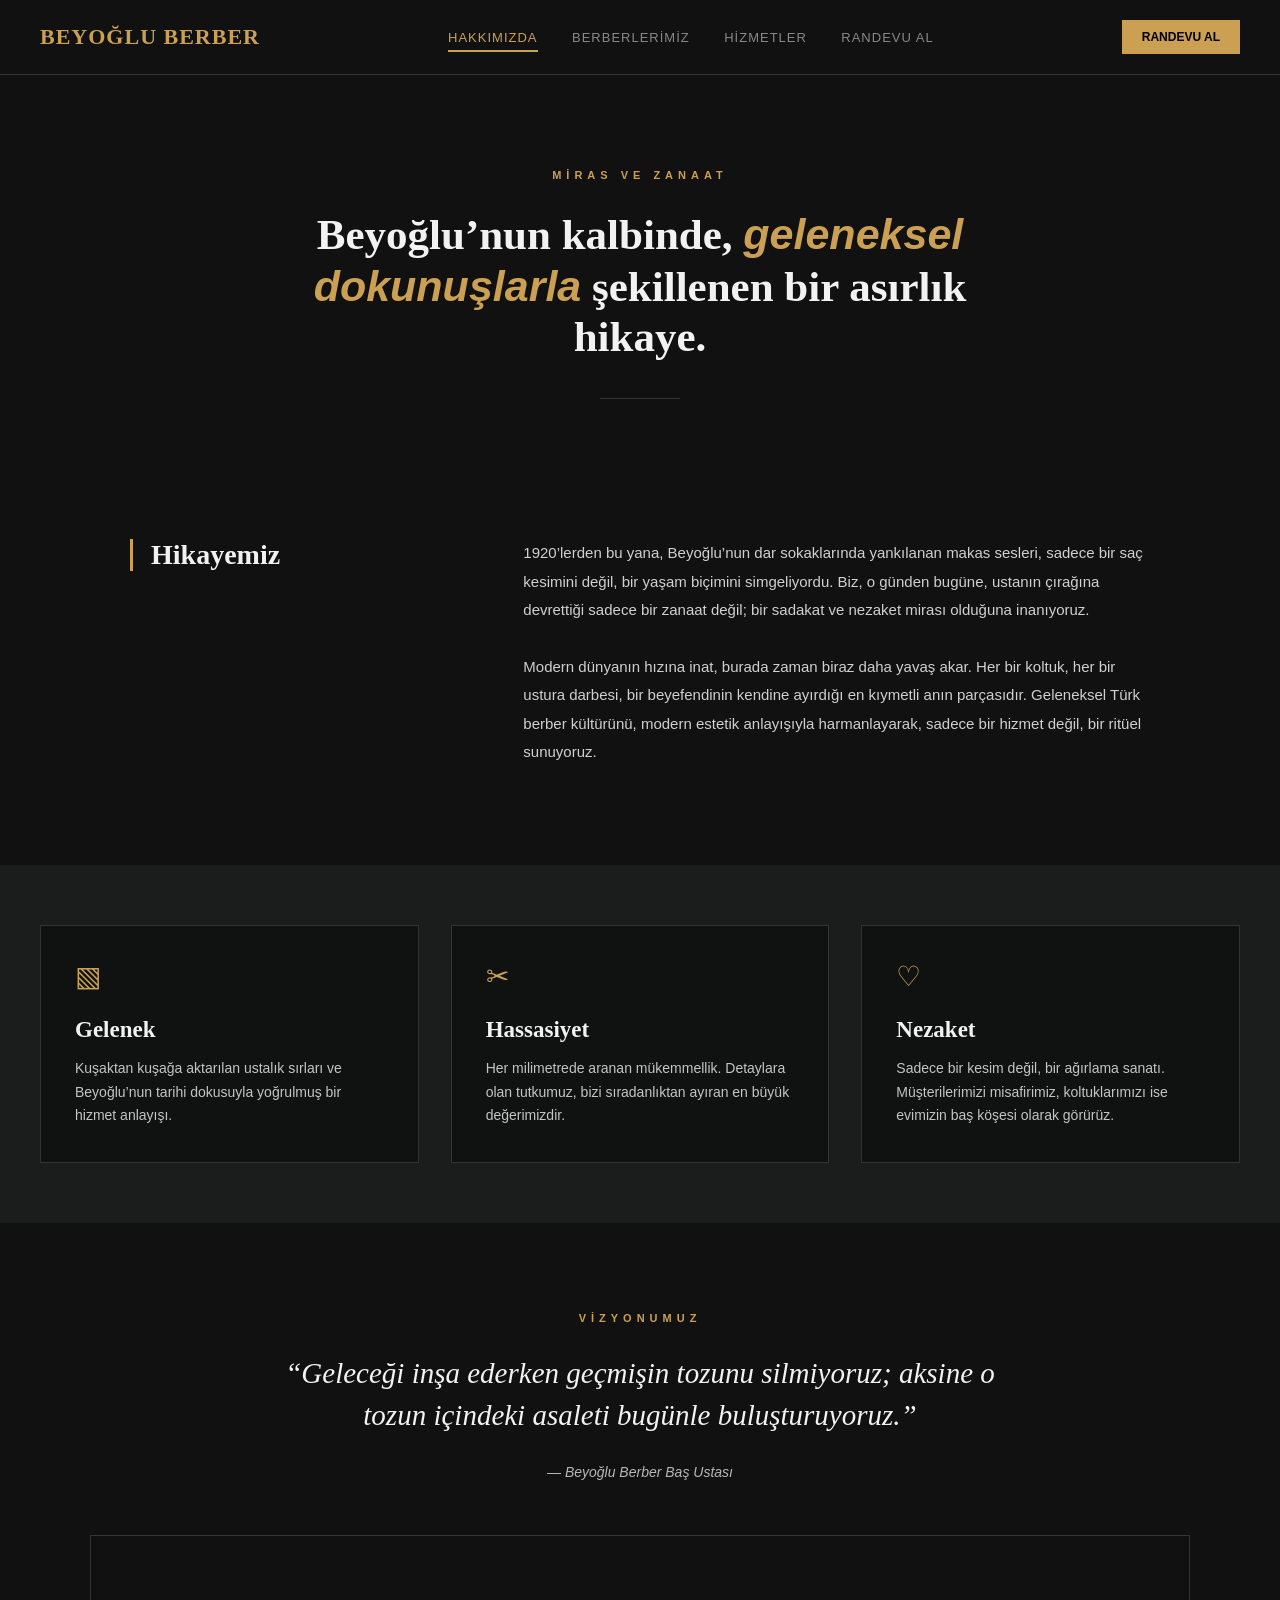
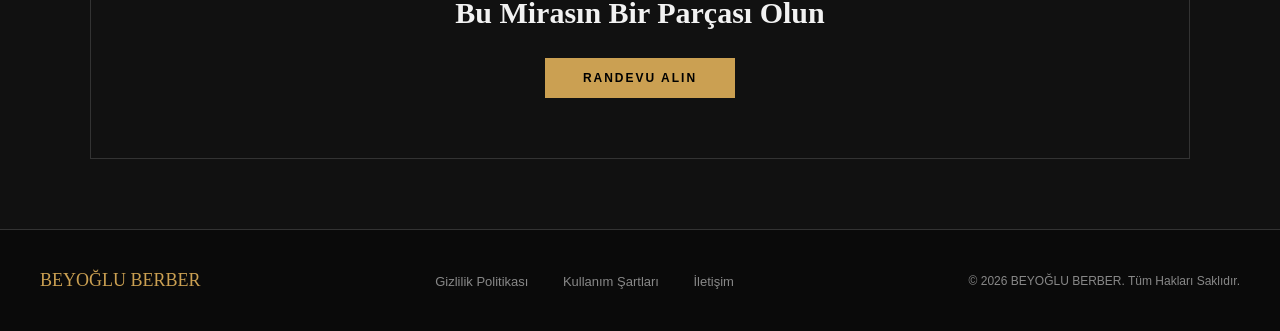
<file: target/classes/static/hakkimizda.html>
<!DOCTYPE html>
<html lang="tr">
<head>
    <meta charset="UTF-8">
    <meta name="viewport" content="width=device-width, initial-scale=1.0">
    <title>Beyoğlu Berber - Hakkımızda</title>
    <link rel="stylesheet" href="css/style.css">
</head>
<body>

    <header>
        <div class="logo">BEYOĞLU BERBER</div>

        <nav>
            <a href="hakkimizda.html" class="active-nav">HAKKIMIZDA</a>
            <a href="berberlerimiz.html">BERBERLERİMİZ</a>
            <a href="hizmetler.html">HİZMETLER</a>
            <a href="index.html">RANDEVU AL</a>
        </nav>

        <button class="header-btn" onclick="window.location.href='index.html'">RANDEVU AL</button>
    </header>

    <main class="about-page">

        <section class="about-hero">
            <span class="about-small-title">MİRAS VE ZANAAT</span>

            <h1>
                Beyoğlu’nun kalbinde,
                <em>geleneksel dokunuşlarla</em>
                şekillenen bir asırlık hikaye.
            </h1>

            <div class="about-divider"></div>
        </section>

        <section class="about-story">
            <div class="about-story-title">
                <h2>Hikayemiz</h2>
            </div>

            <div class="about-story-content">
                <p>
                    1920’lerden bu yana, Beyoğlu’nun dar sokaklarında yankılanan makas sesleri,
                    sadece bir saç kesimini değil, bir yaşam biçimini simgeliyordu. Biz, o günden
                    bugüne, ustanın çırağına devrettiği sadece bir zanaat değil; bir sadakat ve
                    nezaket mirası olduğuna inanıyoruz.
                </p>

                <p>
                    Modern dünyanın hızına inat, burada zaman biraz daha yavaş akar. Her bir koltuk,
                    her bir ustura darbesi, bir beyefendinin kendine ayırdığı en kıymetli anın
                    parçasıdır. Geleneksel Türk berber kültürünü, modern estetik anlayışıyla
                    harmanlayarak, sadece bir hizmet değil, bir ritüel sunuyoruz.
                </p>
            </div>
        </section>

        <section class="about-values">
            <div class="about-value-card">
                <div class="about-value-icon">▧</div>
                <h3>Gelenek</h3>
                <p>
                    Kuşaktan kuşağa aktarılan ustalık sırları ve Beyoğlu’nun tarihi dokusuyla
                    yoğrulmuş bir hizmet anlayışı.
                </p>
            </div>

            <div class="about-value-card">
                <div class="about-value-icon">✂</div>
                <h3>Hassasiyet</h3>
                <p>
                    Her milimetrede aranan mükemmellik. Detaylara olan tutkumuz, bizi sıradanlıktan
                    ayıran en büyük değerimizdir.
                </p>
            </div>

            <div class="about-value-card">
                <div class="about-value-icon">♡</div>
                <h3>Nezaket</h3>
                <p>
                    Sadece bir kesim değil, bir ağırlama sanatı. Müşterilerimizi misafirimiz,
                    koltuklarımızı ise evimizin baş köşesi olarak görürüz.
                </p>
            </div>
        </section>

        <section class="about-vision">
            <span class="about-small-title">VİZYONUMUZ</span>

            <blockquote>
                “Geleceği inşa ederken geçmişin tozunu silmiyoruz; aksine o tozun içindeki
                asaleti bugünle buluşturuyoruz.”
            </blockquote>

            <p>— Beyoğlu Berber Baş Ustası</p>
        </section>

        <section class="about-cta">
            <h2>Bu Mirasın Bir Parçası Olun</h2>
            <button onclick="window.location.href='index.html'">RANDEVU ALIN</button>
        </section>

    </main>

    <footer>
        <div class="footer-logo">BEYOĞLU BERBER</div>

        <div class="footer-links">
            <a href="#">Gizlilik Politikası</a>
            <a href="#">Kullanım Şartları</a>
            <a href="#">İletişim</a>
        </div>

        <div class="copyright">© 2026 BEYOĞLU BERBER. Tüm Hakları Saklıdır.</div>
    </footer>

</body>
</html>
</file>
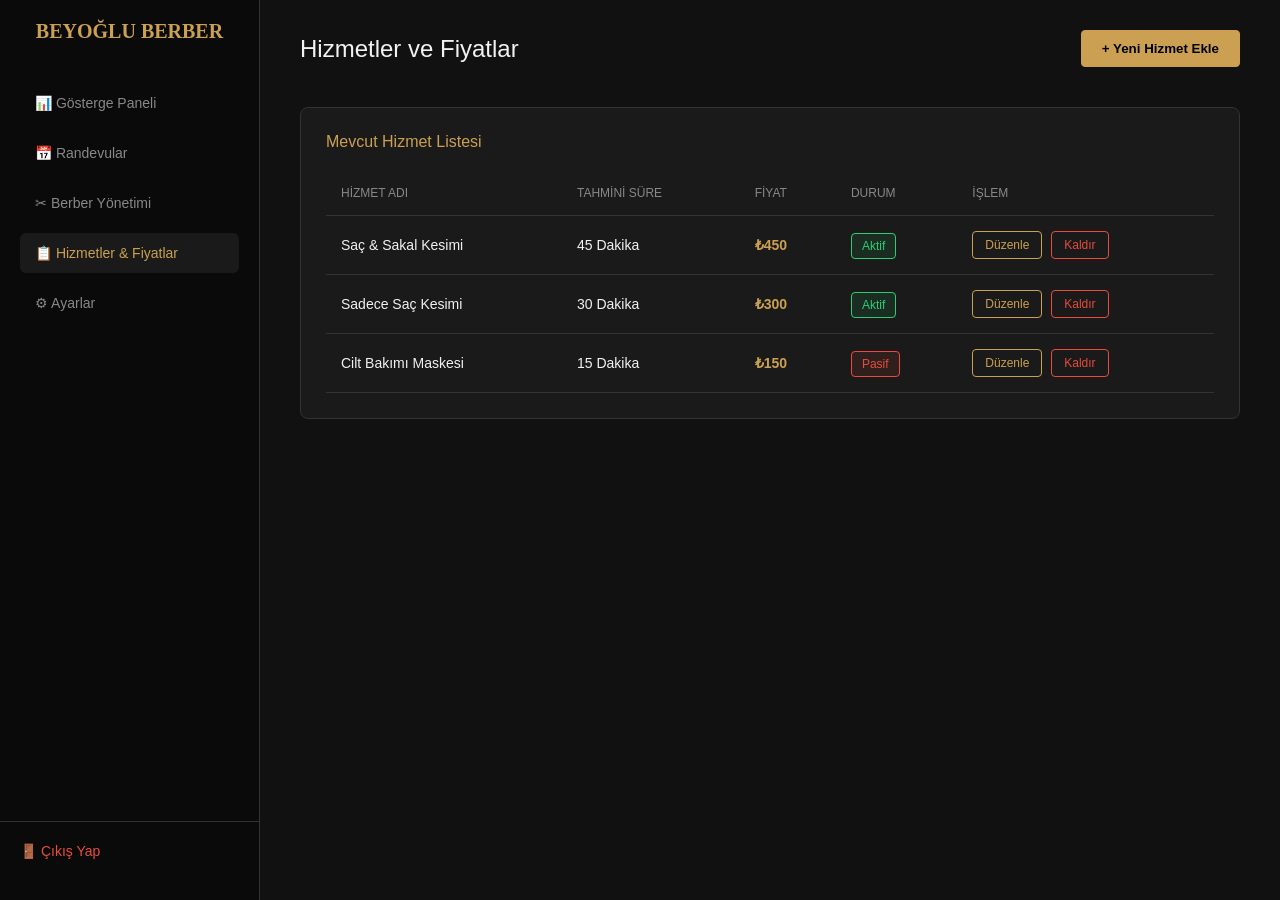
<file: target/classes/static/hizmetler-fiyatlar.html>
<!DOCTYPE html>
<html lang="tr">
<head>
    <meta charset="UTF-8">
    <meta name="viewport" content="width=device-width, initial-scale=1.0">
    <title>Beyoğlu Berber - Hizmetler ve Fiyatlar</title>
    <link rel="stylesheet" href="css/admin.css">
</head>
<body>

    <aside class="sidebar">
        <div class="sidebar-logo">BEYOĞLU BERBER</div>
        <ul class="nav-links">
            <li><a href="admin.html">📊 Gösterge Paneli</a></li>
            <li><a href="randevular.html">📅 Randevular</a></li>
            <li><a href="berber-yonetimi.html">✂ Berber Yönetimi</a></li>
            <li class="active"><a href="hizmetler-fiyatlar.html">📋 Hizmetler & Fiyatlar</a></li>
            <li><a href="ayarlar.html">⚙ Ayarlar</a></li>
        </ul>
        <div class="logout-btn">
            <a href="index.html">🚪 Çıkış Yap</a>
        </div>
    </aside>

    <main class="main-content">
        
        <header class="topbar">
            <h2>Hizmetler ve Fiyatlar</h2>
            <button class="action-btn" style="background: var(--gold); color: #000; font-weight: bold; padding: 10px 20px;" id="btnYeniHizmet">
                + Yeni Hizmet Ekle 
            </button>
        </header>

        <div class="table-container">
            <h3 class="table-title">Mevcut Hizmet Listesi</h3>
            <table class="data-table" id="tabloHizmetler">
                <thead>
                    <tr>
                        <th>Hizmet Adı</th>
                        <th>Tahmini Süre</th>
                        <th>Fiyat</th>
                        <th>Durum</th>
                        <th>İşlem</th>
                    </tr>
                </thead>
                <tbody>
                    <tr>
                        <td>Saç & Sakal Kesimi</td>
                        <td>45 Dakika</td>
                        <td style="color: var(--gold); font-weight: bold;">₺450</td>
                        <td><span class="badge approved">Aktif</span></td>
                        <td>
                            <button class="action-btn" style="font-size: 12px; margin-right: 5px;">Düzenle</button>
                            <button class="action-btn" style="font-size: 12px; color: #e74c3c; border-color: #e74c3c;">Kaldır</button>
                        </td>
                    </tr>
                    <tr>
                        <td>Sadece Saç Kesimi</td>
                        <td>30 Dakika</td>
                        <td style="color: var(--gold); font-weight: bold;">₺300</td>
                        <td><span class="badge approved">Aktif</span></td>
                        <td>
                            <button class="action-btn" style="font-size: 12px; margin-right: 5px;">Düzenle</button>
                            <button class="action-btn" style="font-size: 12px; color: #e74c3c; border-color: #e74c3c;">Kaldır</button>
                        </td>
                    </tr>
                    <tr>
                        <td>Cilt Bakımı Maskesi</td>
                        <td>15 Dakika</td>
                        <td style="color: var(--gold); font-weight: bold;">₺150</td>
                        <td><span class="badge pending">Pasif</span></td>
                        <td>
                            <button class="action-btn" style="font-size: 12px; margin-right: 5px;">Düzenle</button>
                            <button class="action-btn" style="font-size: 12px; color: #e74c3c; border-color: #e74c3c;">Kaldır</button>
                        </td>
                    </tr>
                </tbody>
            </table>
        </div>

    </main>
    <div id="modalHizmetEkle" class="modal-overlay">
        <div class="modal-content">
            <h3>Yeni Hizmet Ekle</h3>
            <form>
                <div class="modal-form-group">
                    <label>HİZMET ADI</label>
                    <input type="text" id="hizmetAd" placeholder="Örn: Saç Kesimi & Maske" required>
                </div>
                <div class="modal-form-group">
                    <label>SÜRE (DAKİKA)</label>
                    <input type="number" id="hizmetSure" placeholder="Örn: 30" required>
                </div>
                <div class="modal-form-group">
                    <label>FİYAT (TL)</label>
                    <input type="number" id="hizmetFiyat" placeholder="Örn: 350" required>
                </div>
                <div class="modal-actions">
                    <button type="button" id="btnHizmetEkleIptal" class="action-btn" style="color: #e74c3c; border-color: #e74c3c;">İptal</button>
                    <button type="submit" class="action-btn" style="background: var(--gold); color: #000;">Kaydet</button>
                </div>
            </form>
        </div>
    </div>

    <div id="modalHizmetDuzenle" class="modal-overlay">
        <div class="modal-content">
            <h3>Hizmet Düzenle</h3>
            <form>
                <div class="modal-form-group">
                    <label>HİZMET ADI</label>
                    <input type="text" id="editHizmetAd" required>
                </div>
                <div class="modal-form-group">
                    <label>SÜRE (DAKİKA)</label>
                    <input type="number" id="editHizmetSure" required>
                </div>
                <div class="modal-form-group">
                    <label>FİYAT (TL)</label>
                    <input type="number" id="editHizmetFiyat" required>
                </div>
                <div class="modal-actions">
                    <button type="button" id="btnHizmetDuzenleIptal" class="action-btn" style="color: #e74c3c; border-color: #e74c3c;">Vazgeç</button>
                    <button type="submit" class="action-btn" style="background: var(--gold); color: #000;">Güncelle</button>
                </div>
            </form>
        </div>
    </div>

    <div id="modalHizmetSilOnay" class="modal-overlay">
        <div class="modal-content" style="width: 350px; text-align: center;">
            <h3 style="color: #e74c3c;">Hizmet Kaldırma Onayı</h3>
            <p style="color: var(--text-muted); font-size: 14px; margin-bottom: 25px;">Bu hizmeti listeden kaldırmak istediğinize emin misiniz?</p>
            <div class="modal-actions" style="justify-content: center; gap: 15px;">
                <button type="button" id="btnHizmetSilIptal" class="action-btn">Vazgeç</button>
                <button type="button" id="btnHizmetSilOnay" class="action-btn" style="background: #e74c3c; color: #fff; border-color: #e74c3c;">Evet, Kaldır</button>
            </div>
        </div>
    </div>

    <script src="js/admin.js"></script>
</body>
</html>
</file>
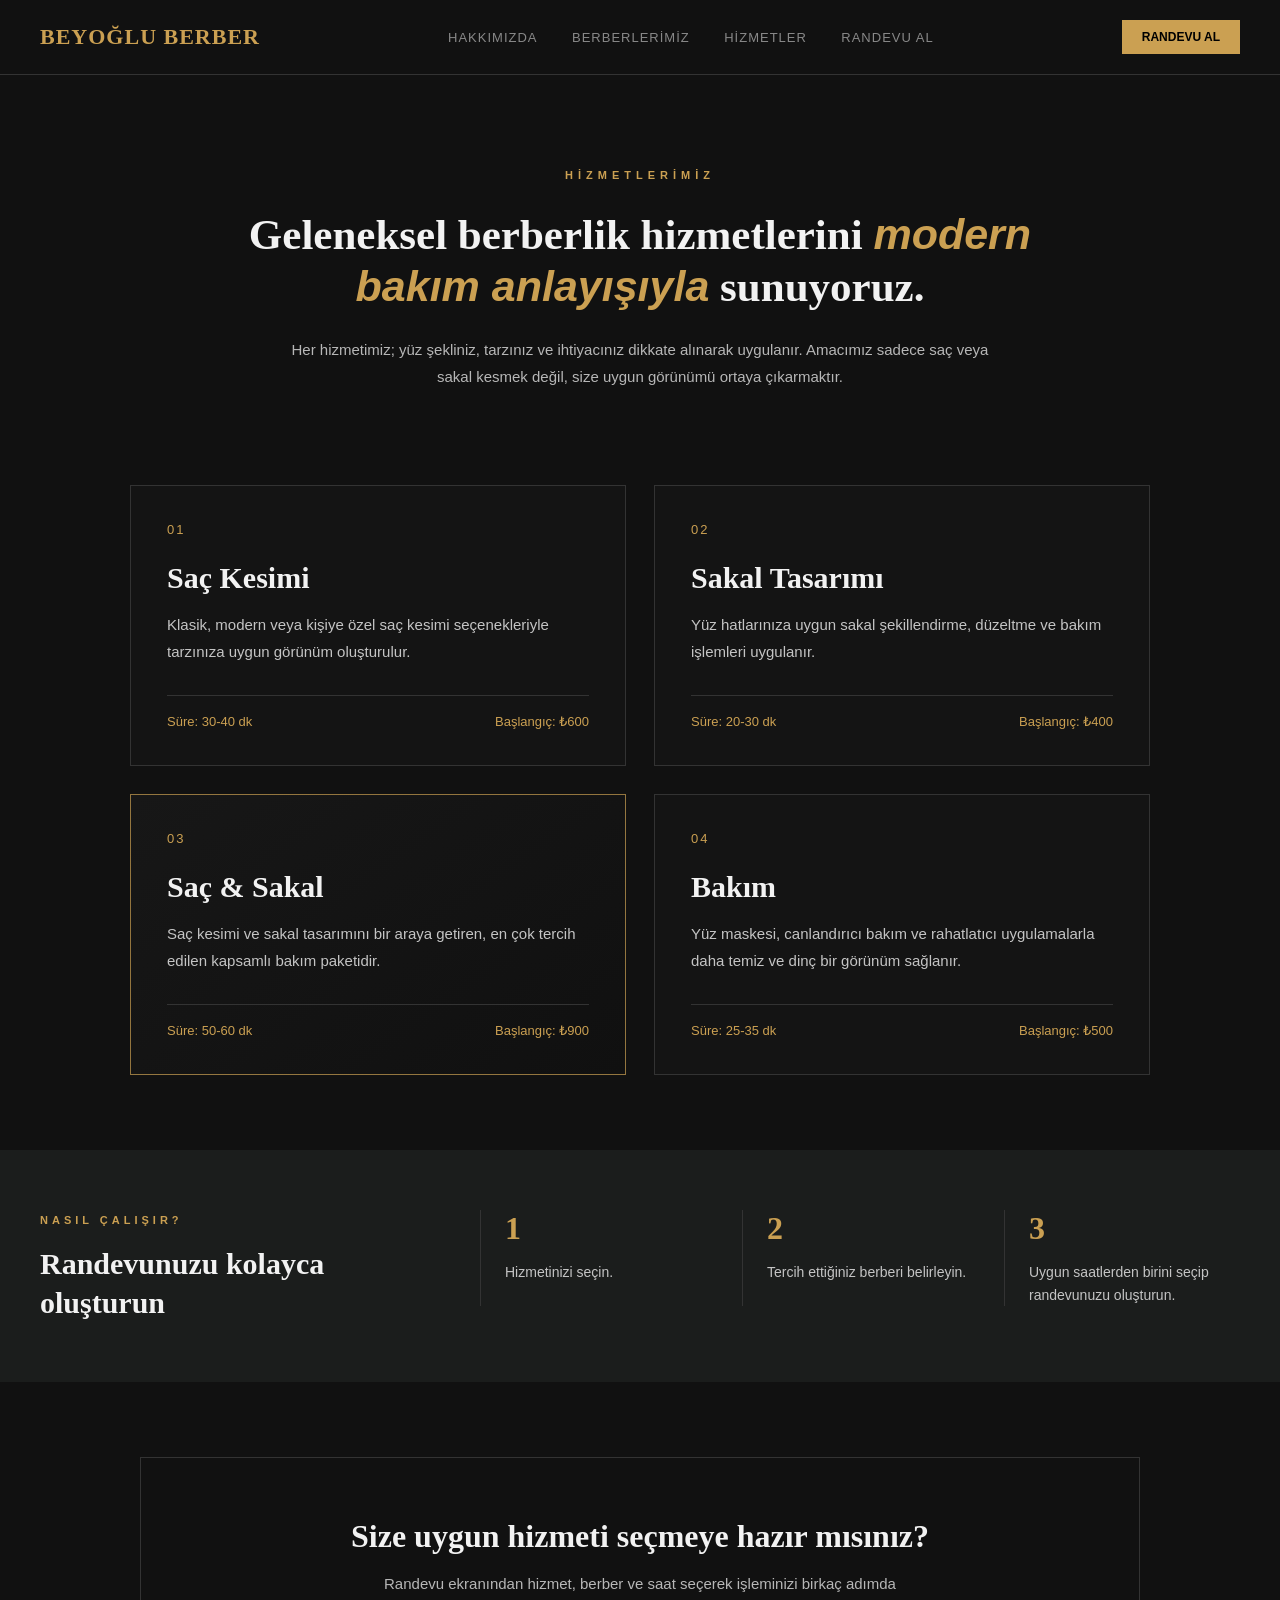
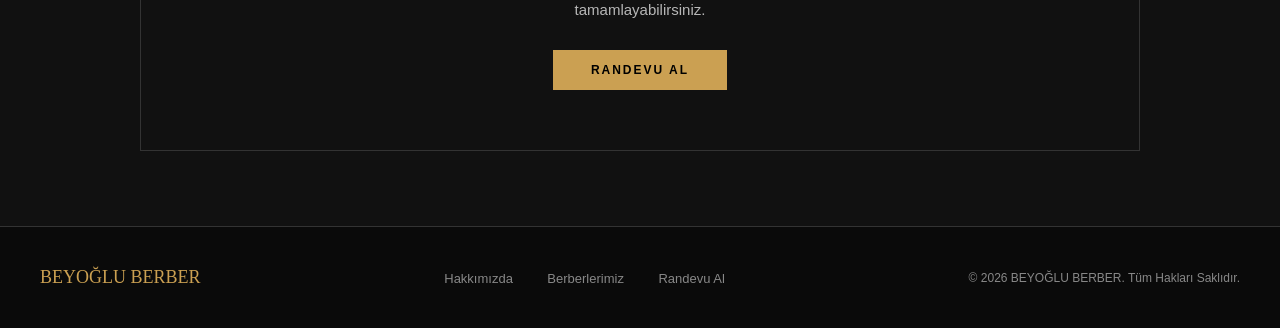
<file: target/classes/static/hizmetler.html>
<!DOCTYPE html>
<html lang="tr">
<head>
    <meta charset="UTF-8">
    <meta name="viewport" content="width=device-width, initial-scale=1.0">
    <title>Beyoğlu Berber - Hizmetler</title>
    <link rel="stylesheet" href="css/style.css">
</head>
<body>

    <header>
        <div class="logo">BEYOĞLU BERBER</div>

        <nav>
            <a href="hakkimizda.html">HAKKIMIZDA</a>
            <a href="berberlerimiz.html">BERBERLERİMİZ</a>
            <a href="hizmetler.html">HİZMETLER</a>
            <a href="index.html">RANDEVU AL</a>
        </nav>

        <button class="header-btn" onclick="window.location.href='index.html'">RANDEVU AL</button>
    </header>

    <main class="services-page">

        <section class="services-hero">
            <span class="services-small-title">HİZMETLERİMİZ</span>

            <h1>
                Geleneksel berberlik hizmetlerini
                <em>modern bakım anlayışıyla</em>
                sunuyoruz.
            </h1>

            <p>
                Her hizmetimiz; yüz şekliniz, tarzınız ve ihtiyacınız dikkate alınarak uygulanır.
                Amacımız sadece saç veya sakal kesmek değil, size uygun görünümü ortaya çıkarmaktır.
            </p>
        </section>

        <section class="services-grid">

            <div class="service-detail-card">
                <div class="service-number">01</div>
                <h2>Saç Kesimi</h2>
                <p>
                    Klasik, modern veya kişiye özel saç kesimi seçenekleriyle tarzınıza uygun
                    görünüm oluşturulur.
                </p>

                <div class="service-meta">
                    <span>Süre: 30-40 dk</span>
                    <span>Başlangıç: ₺600</span>
                </div>
            </div>

            <div class="service-detail-card">
                <div class="service-number">02</div>
                <h2>Sakal Tasarımı</h2>
                <p>
                    Yüz hatlarınıza uygun sakal şekillendirme, düzeltme ve bakım işlemleri uygulanır.
                </p>

                <div class="service-meta">
                    <span>Süre: 20-30 dk</span>
                    <span>Başlangıç: ₺400</span>
                </div>
            </div>

            <div class="service-detail-card featured-service">
                <div class="service-number">03</div>
                <h2>Saç & Sakal</h2>
                <p>
                    Saç kesimi ve sakal tasarımını bir araya getiren, en çok tercih edilen
                    kapsamlı bakım paketidir.
                </p>

                <div class="service-meta">
                    <span>Süre: 50-60 dk</span>
                    <span>Başlangıç: ₺900</span>
                </div>
            </div>

            <div class="service-detail-card">
                <div class="service-number">04</div>
                <h2>Bakım</h2>
                <p>
                    Yüz maskesi, canlandırıcı bakım ve rahatlatıcı uygulamalarla daha temiz
                    ve dinç bir görünüm sağlanır.
                </p>

                <div class="service-meta">
                    <span>Süre: 25-35 dk</span>
                    <span>Başlangıç: ₺500</span>
                </div>
            </div>

        </section>

        <section class="services-note">
            <div>
                <span>NASIL ÇALIŞIR?</span>
                <h2>Randevunuzu kolayca oluşturun</h2>
            </div>

            <div class="services-steps">
                <div>
                    <strong>1</strong>
                    <p>Hizmetinizi seçin.</p>
                </div>

                <div>
                    <strong>2</strong>
                    <p>Tercih ettiğiniz berberi belirleyin.</p>
                </div>

                <div>
                    <strong>3</strong>
                    <p>Uygun saatlerden birini seçip randevunuzu oluşturun.</p>
                </div>
            </div>
        </section>

        <section class="services-cta">
            <h2>Size uygun hizmeti seçmeye hazır mısınız?</h2>
            <p>
                Randevu ekranından hizmet, berber ve saat seçerek işleminizi birkaç adımda tamamlayabilirsiniz.
            </p>
            <button onclick="window.location.href='index.html'">RANDEVU AL</button>
        </section>

    </main>

    <footer>
        <div class="footer-logo">BEYOĞLU BERBER</div>

        <div class="footer-links">
            <a href="hakkimizda.html">Hakkımızda</a>
            <a href="berberlerimiz.html">Berberlerimiz</a>
            <a href="index.html">Randevu Al</a>
        </div>

        <div class="copyright">© 2026 BEYOĞLU BERBER. Tüm Hakları Saklıdır.</div>
    </footer>

</body>
</html>
</file>
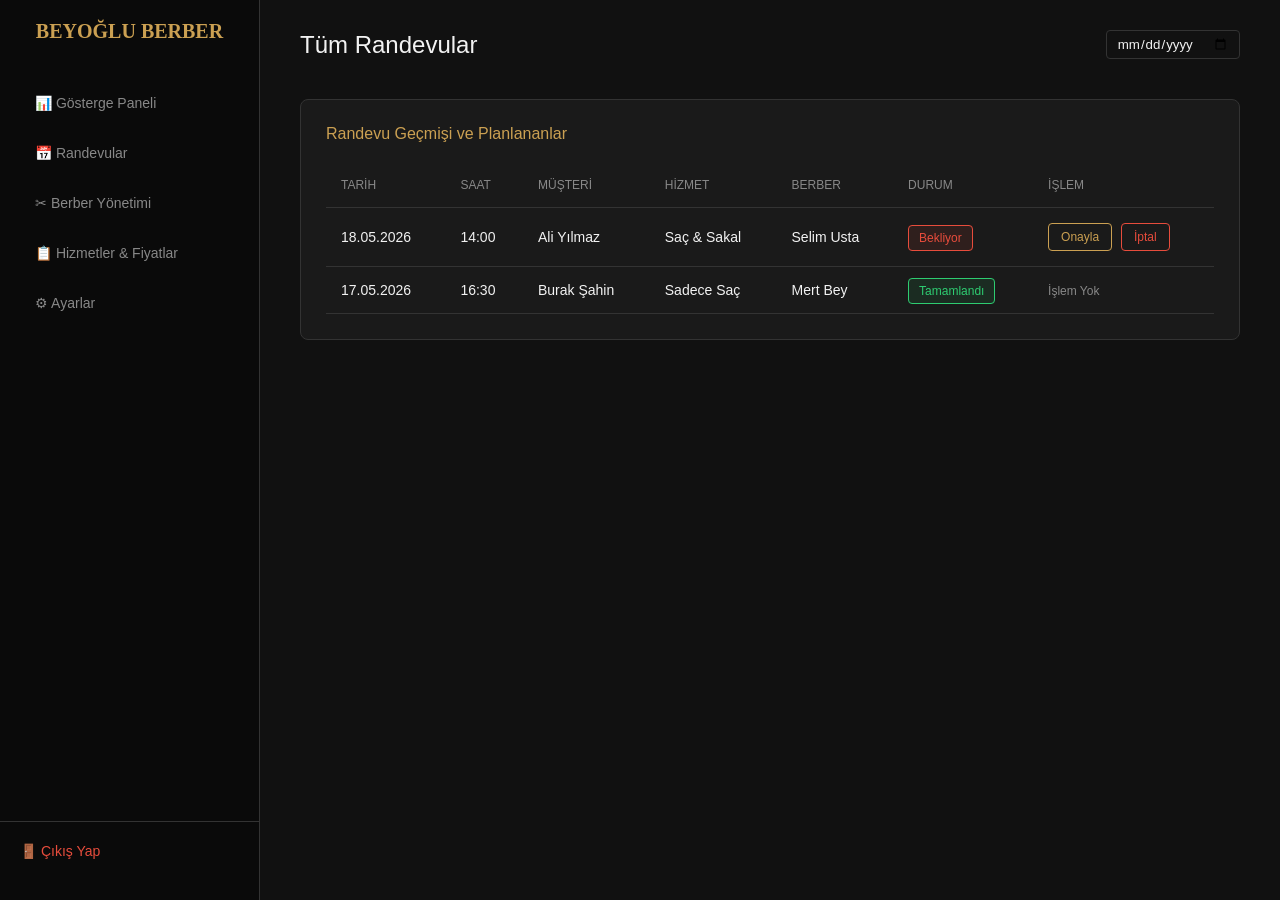
<file: target/classes/static/randevular.html>
<!DOCTYPE html>
<html lang="tr">
<head>
    <meta charset="UTF-8">
    <meta name="viewport" content="width=device-width, initial-scale=1.0">
    <title>Beyoğlu Berber - Tüm Randevular</title>
    <link rel="stylesheet" href="css/admin.css">
</head>
<body>

    <aside class="sidebar">
        <div class="sidebar-logo">BEYOĞLU BERBER</div>
        <ul class="nav-links">
            <li><a href="admin.html">📊 Gösterge Paneli</a></li>
            <li><a href="randevular.html">📅 Randevular</a></li>
            <li><a href="berber-yonetimi.html">✂ Berber Yönetimi</a></li>
            <li><a href="hizmetler-fiyatlar.html">📋 Hizmetler & Fiyatlar</a></li>
            <li><a href="ayarlar.html">⚙ Ayarlar</a></li>
        </ul>
        <div class="logout-btn">
            <a href="index.html">🚪 Çıkış Yap</a>
        </div>
    </aside>

    <main class="main-content">
        
        <header class="topbar">
            <h2>Tüm Randevular</h2>
            <div class="date-info">
                <input type="date" style="background: var(--bg-dark); color: var(--text-main); border: 1px solid var(--border-color); padding: 5px 10px; border-radius: 4px;">
            </div>
        </header>

        <div class="table-container">
            <h3 class="table-title">Randevu Geçmişi ve Planlananlar</h3>
            <table class="data-table" id="tabloRandevular">
                <thead>
                    <tr>
                        <th>Tarih</th>
                        <th>Saat</th>
                        <th>Müşteri</th>
                        <th>Hizmet</th>
                        <th>Berber</th>
                        <th>Durum</th>
                        <th>İşlem</th>
                    </tr>
                </thead>
                <tbody>
                    <tr>
                        <td>18.05.2026</td>
                        <td>14:00</td>
                        <td>Ali Yılmaz</td>
                        <td>Saç & Sakal</td>
                        <td>Selim Usta</td>
                        <td><span class="badge pending">Bekliyor</span></td>
                        <td>
                            <button class="action-btn" style="font-size: 12px; margin-right: 5px;">Onayla</button>
                            <button class="action-btn" style="font-size: 12px; color: #e74c3c; border-color: #e74c3c;">İptal</button>
                        </td>
                    </tr>
                    <tr>
                        <td>17.05.2026</td>
                        <td>16:30</td>
                        <td>Burak Şahin</td>
                        <td>Sadece Saç</td>
                        <td>Mert Bey</td>
                        <td><span class="badge approved">Tamamlandı</span></td>
                        <td><span style="color: var(--text-muted); font-size: 12px;">İşlem Yok</span></td>
                    </tr>
                </tbody>
            </table>
        </div>

    </main>
    <div id="modalRandevuOnay" class="modal-overlay">
        <div class="modal-content" style="width: 380px; text-align: center;">
            <h3 style="color: var(--gold);">Randevu Onayı</h3>
            <p style="color: var(--text-muted); font-size: 14px; margin-bottom: 25px;">Bu randevuyu onaylamak istiyor musunuz?</p>
            <div class="modal-actions" style="justify-content: center; gap: 15px;">
                <button type="button" id="btnRandevuOnayIptal" class="action-btn">Vazgeç</button>
                <button type="button" id="btnRandevuOnayEvet" class="action-btn" style="background: var(--gold); color: #000;">Evet, Onayla</button>
            </div>
        </div>
    </div>

    <div id="modalRandevuIptal" class="modal-overlay">
        <div class="modal-content" style="width: 380px; text-align: center;">
            <h3 style="color: #e74c3c;">Randevu İptali</h3>
            <p style="color: var(--text-muted); font-size: 14px; margin-bottom: 25px;">Bu randevuyu iptal etmek istediğinize emin misiniz?</p>
            <div class="modal-actions" style="justify-content: center; gap: 15px;">
                <button type="button" id="btnRandevuIptalIptal" class="action-btn">Vazgeç</button>
                <button type="button" id="btnRandevuIptalEvet" class="action-btn" style="background: #e74c3c; color: #fff; border-color: #e74c3c;">Evet, İptal Et</button>
            </div>
        </div>
    </div>

    <script src="js/admin.js"></script>
</body>
</html>
</file>
<file: target/classes/static/css/style.css>
/* Temel Renkler ve Fontlar */
:root {
    --bg-dark: #111111;
    --bg-card: #1a1a1a;
    --gold: #cba052;
    --text-main: #f2f2f2;
    --text-muted: #888888;
    --border-color: #333333;
    
    /* Ödev FR-UC-04 Kuralları İçin */
    --box-white: #ffffff;
    --box-grey: rgba(128, 128, 128, 0.2);
}

* {
    margin: 0;
    padding: 0;
    box-sizing: border-box;
    font-family: 'Segoe UI', Tahoma, Geneva, Verdana, sans-serif;
}

body {
    background-color: var(--bg-dark);
    color: var(--text-main);
}

/* Header */
header {
    display: flex;
    justify-content: space-between;
    align-items: center;
    padding: 20px 40px;
    border-bottom: 1px solid var(--border-color);
}
.logo {
    font-family: Georgia, 'Times New Roman', Times, serif;
    color: var(--gold);
    font-size: 22px;
    font-weight: bold;
    letter-spacing: 1px;
}
nav a {
    color: var(--text-muted);
    text-decoration: none;
    margin: 0 15px;
    font-size: 13px;
    letter-spacing: 1px;
    text-transform: uppercase;
    transition: color 0.3s;
}
nav a:hover, .active-nav {
    color: var(--gold);
}
.active-nav {
    border-bottom: 2px solid var(--gold);
    padding-bottom: 5px;
}
.header-btn {
    background-color: var(--gold);
    color: #000;
    border: none;
    padding: 10px 20px;
    font-size: 12px;
    font-weight: bold;
    cursor: pointer;
}

/* Ana İçerik */
.container {
    max-width: 800px;
    margin: 60px auto;
    padding: 0 20px;
}
.page-header {
    text-align: center;
    margin-bottom: 50px;
}
.page-header h2 {
    color: var(--gold);
    font-family: Georgia, serif;
    font-weight: normal;
    font-size: 24px;
    margin-bottom: 10px;
}
.page-header p {
    color: var(--text-main);
    font-size: 15px;
}

/* Bölümler */
.step-section {
    margin-bottom: 50px;
}
.step-title {
    font-size: 14px;
    letter-spacing: 1.5px;
    margin-bottom: 20px;
    display: flex;
    align-items: center;
    gap: 10px;
}
.step-num {
    color: var(--gold);
    border-bottom: 1px solid var(--gold);
    padding-bottom: 2px;
}

/* 01. Hizmet Kartları */
.service-list {
    display: flex;
    flex-direction: column;
    gap: 15px;
}
.service-card {
    border: 1px solid var(--border-color);
    padding: 25px;
    display: flex;
    justify-content: space-between;
    align-items: center;
    cursor: pointer;
    transition: 0.3s;
}
.service-card.selected {
    border-color: var(--gold);
}
.service-info h4 { font-size: 16px; font-weight: normal; margin-bottom: 5px; }
.service-info p { color: var(--text-muted); font-size: 14px; }
.service-price { display: flex; align-items: center; gap: 15px; color: var(--gold); font-size: 16px; }
.check-circle {
    width: 20px; height: 20px;
    border: 1px solid var(--gold);
    border-radius: 50%;
    display: flex; align-items: center; justify-content: center;
    font-size: 12px;
    color: transparent;
}
.service-card.selected .check-circle { color: var(--gold); }

/* 02. Berber Kartları */
.barber-grid {
    display: grid;
    grid-template-columns: repeat(3, 1fr);
    gap: 15px;
}
.barber-card {
    border: 1px solid var(--border-color);
    padding: 30px;
    text-align: center;
    cursor: pointer;
    transition: 0.3s;
}
.barber-card.selected {
    border-color: var(--gold);
}
.barber-card .icon {
    color: var(--gold);
    font-size: 24px;
    margin-bottom: 10px;
}
.barber-card h4 { font-weight: normal; font-size: 16px; }

/* 03. Tarih ve Saat */
.time-container {
    border: 1px solid var(--border-color);
    padding: 30px;
}
.date-header {
    display: flex;
    justify-content: space-between;
    align-items: center;
    margin-bottom: 30px;
    border-bottom: 1px solid var(--border-color);
    padding-bottom: 15px;
}
.current-date { font-size: 16px; }
.change-date { color: var(--gold); text-decoration: none; font-size: 13px; }

.time-grid {
    display: grid;
    grid-template-columns: repeat(5, 1fr);
    gap: 15px;
}

/* Kural FR-UC-04: Müsait Beyaz, Dolu Gri */
.time-box {
    padding: 15px 0;
    text-align: center;
    cursor: pointer;
    border: 1px solid transparent;
    transition: 0.3s;
    font-size: 14px;
}
.time-box.available {
    background-color: var(--box-white);
    color: #000;
}
.time-box.available:hover {
    border-color: var(--gold);
}
.time-box.selected {
    background-color: var(--gold);
    color: #000;
    font-weight: bold;
}
.time-box.booked {
    background-color: var(--box-grey);
    color: var(--text-muted);
    cursor: not-allowed;
    border: 1px solid var(--border-color);
}

/* Alt Ödeme Alanı */
.checkout-section {
    display: flex;
    justify-content: space-between;
    align-items: center;
    border-top: 1px solid var(--border-color);
    padding-top: 30px;
    margin-top: 20px;
}
.total-label { display: block; font-size: 11px; letter-spacing: 1px; color: var(--text-muted); margin-bottom: 5px; }
.total-amount { font-size: 20px; color: var(--gold); font-family: Georgia, serif;}
.submit-btn {
    background-color: var(--gold);
    color: #000;
    border: none;
    padding: 15px 30px;
    font-size: 13px;
    letter-spacing: 1px;
    font-weight: bold;
    cursor: pointer;
    transition: 0.3s;
}
.submit-btn:hover { background-color: #e0b45c; }

/* Footer */
footer {
    border-top: 1px solid var(--border-color);
    padding: 40px;
    display: flex;
    justify-content: space-between;
    align-items: center;
    background-color: #0a0a0a;
}
.footer-logo { font-family: Georgia, serif; color: var(--gold); font-size: 18px; }
.footer-links a { color: var(--text-muted); text-decoration: none; margin: 0 15px; font-size: 13px; }
.copyright { color: var(--text-muted); font-size: 12px; }
html {
    scroll-behavior: smooth;
}

/* Berberlerimiz Bölümü */
.masters-page {
    max-width: 1200px;
    margin: 0 auto;
    padding: 90px 40px;
}

.masters-header {
    text-align: center;
    margin-bottom: 80px;
}

.masters-header h1 {
    color: var(--gold);
    font-family: Georgia, 'Times New Roman', Times, serif;
    font-size: 48px;
    margin-bottom: 20px;
}

.masters-header p {
    color: #b7b7b7;
    font-size: 16px;
    line-height: 1.8;
}

.masters-grid {
    display: grid;
    grid-template-columns: repeat(2, 1fr);
    column-gap: 90px;
    row-gap: 70px;
}

.master-card {
    display: flex;
    gap: 24px;
    padding-left: 28px;
    border-left: 1px solid var(--border-color);
    min-height: 150px;
}

.master-letter {
    width: 56px;
    height: 56px;
    min-width: 56px;
    border: 1px solid var(--gold);
    border-radius: 8px;
    color: var(--gold);
    display: flex;
    align-items: center;
    justify-content: center;
    font-family: Georgia, 'Times New Roman', Times, serif;
    font-size: 22px;
}

.master-info h2 {
    color: var(--text-main);
    font-family: Georgia, 'Times New Roman', Times, serif;
    font-size: 34px;
    margin-bottom: 12px;
}

.master-info p {
    color: #b7b7b7;
    font-size: 15px;
    line-height: 1.8;
    max-width: 420px;
}

@media (max-width: 900px) {
    .masters-grid {
        grid-template-columns: 1fr;
        row-gap: 45px;
    }

    .masters-header h1 {
        font-size: 38px;
    }

    .master-info h2 {
        font-size: 28px;
    }
}
/* Hakkımızda Sayfası */
.about-page {
    background-color: var(--bg-dark);
}

/* Üst Başlık Alanı */
.about-hero {
    max-width: 1100px;
    margin: 0 auto;
    padding: 90px 40px 70px;
    text-align: center;
}

.about-small-title {
    display: inline-block;
    color: var(--gold);
    font-size: 11px;
    letter-spacing: 5px;
    font-weight: bold;
    margin-bottom: 28px;
}

.about-hero h1 {
    max-width: 780px;
    margin: 0 auto;
    color: var(--text-main);
    font-family: Georgia, 'Times New Roman', Times, serif;
    font-size: 43px;
    line-height: 1.18;
}

.about-hero h1 em {
    color: var(--gold);
    font-style: italic;
}

.about-divider {
    width: 80px;
    height: 1px;
    background-color: var(--border-color);
    margin: 35px auto 0;
}

/* Hikayemiz Alanı */
.about-story {
    max-width: 1100px;
    margin: 0 auto;
    padding: 70px 40px;
    display: grid;
    grid-template-columns: 1fr 2fr;
    gap: 80px;
}

.about-story-title h2 {
    color: var(--text-main);
    font-family: Georgia, 'Times New Roman', Times, serif;
    font-size: 28px;
    border-left: 3px solid var(--gold);
    padding-left: 18px;
}

.about-story-content p {
    color: #d0d0d0;
    font-size: 15px;
    line-height: 1.9;
    margin-bottom: 28px;
}

/* Değer Kartları */
.about-values {
    background-color: #1b1d1c;
    padding: 60px 40px;
    display: grid;
    grid-template-columns: repeat(3, 1fr);
    gap: 32px;
}

.about-value-card {
    border: 1px solid var(--border-color);
    background-color: #101211;
    padding: 34px;
    min-height: 190px;
}

.about-value-icon {
    color: var(--gold);
    font-size: 28px;
    margin-bottom: 24px;
}

.about-value-card h3 {
    color: var(--text-main);
    font-family: Georgia, 'Times New Roman', Times, serif;
    font-size: 23px;
    margin-bottom: 14px;
}

.about-value-card p {
    color: #c4c4c4;
    font-size: 14px;
    line-height: 1.7;
}

/* Vizyon Alanı */
.about-vision {
    max-width: 1000px;
    margin: 0 auto;
    padding: 85px 40px 55px;
    text-align: center;
}

.about-vision blockquote {
    max-width: 720px;
    margin: 0 auto 28px;
    color: var(--text-main);
    font-family: Georgia, 'Times New Roman', Times, serif;
    font-size: 29px;
    line-height: 1.45;
    font-style: italic;
}

.about-vision p {
    color: #b7b7b7;
    font-size: 14px;
    font-style: italic;
}

/* Randevuya Çağrı Alanı */
.about-cta {
    max-width: 1100px;
    margin: 0 auto 70px;
    padding: 60px 40px;
    border: 1px solid var(--border-color);
    text-align: center;
}

.about-cta h2 {
    color: var(--text-main);
    font-family: Georgia, 'Times New Roman', Times, serif;
    font-size: 30px;
    margin-bottom: 28px;
}

.about-cta button {
    background-color: var(--gold);
    color: #000;
    border: none;
    padding: 13px 38px;
    font-size: 12px;
    font-weight: bold;
    letter-spacing: 2px;
    cursor: pointer;
    transition: 0.3s;
}

.about-cta button:hover {
    background-color: #e0b45c;
}

/* Hakkımızda Responsive */
@media (max-width: 900px) {
    .about-hero h1 {
        font-size: 34px;
    }

    .about-story {
        grid-template-columns: 1fr;
        gap: 35px;
    }

    .about-values {
        grid-template-columns: 1fr;
    }

    .about-vision blockquote {
        font-size: 24px;
    }
}

@media (max-width: 600px) {
    .about-hero {
        padding: 70px 24px 50px;
    }

    .about-story,
    .about-values,
    .about-vision,
    .about-cta {
        padding-left: 24px;
        padding-right: 24px;
    }

    .about-hero h1 {
        font-size: 28px;
    }

    .about-cta h2 {
        font-size: 24px;
    }
}
/* Hizmetler Sayfası */
.services-page {
    background-color: var(--bg-dark);
}

/* Hizmetler Hero */
.services-hero {
    max-width: 1050px;
    margin: 0 auto;
    padding: 90px 40px 60px;
    text-align: center;
}

.services-small-title {
    display: inline-block;
    color: var(--gold);
    font-size: 11px;
    letter-spacing: 5px;
    font-weight: bold;
    margin-bottom: 28px;
}

.services-hero h1 {
    max-width: 820px;
    margin: 0 auto 24px;
    color: var(--text-main);
    font-family: Georgia, 'Times New Roman', Times, serif;
    font-size: 43px;
    line-height: 1.18;
}

.services-hero h1 em {
    color: var(--gold);
    font-style: italic;
}

.services-hero p {
    max-width: 700px;
    margin: 0 auto;
    color: #b7b7b7;
    font-size: 15px;
    line-height: 1.8;
}

/* Hizmet Kartları */
.services-grid {
    max-width: 1100px;
    margin: 0 auto;
    padding: 35px 40px 75px;
    display: grid;
    grid-template-columns: repeat(2, 1fr);
    gap: 28px;
}

.service-detail-card {
    position: relative;
    border: 1px solid var(--border-color);
    background-color: #141414;
    padding: 36px;
    min-height: 280px;
    transition: 0.3s;
}

.service-detail-card:hover {
    border-color: var(--gold);
    transform: translateY(-4px);
}

.featured-service {
    border-color: rgba(203, 160, 82, 0.7);
    background: linear-gradient(145deg, #171717, #101010);
}

.service-number {
    color: var(--gold);
    font-size: 13px;
    letter-spacing: 2px;
    margin-bottom: 24px;
}

.service-detail-card h2 {
    color: var(--text-main);
    font-family: Georgia, 'Times New Roman', Times, serif;
    font-size: 30px;
    margin-bottom: 16px;
}

.service-detail-card p {
    color: #c4c4c4;
    font-size: 15px;
    line-height: 1.8;
    margin-bottom: 30px;
}

.service-meta {
    display: flex;
    justify-content: space-between;
    gap: 16px;
    border-top: 1px solid var(--border-color);
    padding-top: 18px;
    color: var(--gold);
    font-size: 13px;
}

/* Hizmetler Bilgi Alanı */
.services-note {
    background-color: #1b1d1c;
    padding: 60px 40px;
    display: grid;
    grid-template-columns: 1fr 2fr;
    gap: 60px;
    align-items: start;
}

.services-note > div:first-child {
    max-width: 320px;
}

.services-note span {
    display: inline-block;
    color: var(--gold);
    font-size: 11px;
    letter-spacing: 4px;
    font-weight: bold;
    margin-bottom: 18px;
}

.services-note h2 {
    color: var(--text-main);
    font-family: Georgia, 'Times New Roman', Times, serif;
    font-size: 30px;
    line-height: 1.3;
}

.services-steps {
    display: grid;
    grid-template-columns: repeat(3, 1fr);
    gap: 26px;
}

.services-steps div {
    border-left: 1px solid var(--border-color);
    padding-left: 24px;
}

.services-steps strong {
    display: block;
    color: var(--gold);
    font-family: Georgia, 'Times New Roman', Times, serif;
    font-size: 32px;
    margin-bottom: 14px;
}

.services-steps p {
    color: #c4c4c4;
    font-size: 14px;
    line-height: 1.6;
}

/* Hizmetler CTA */
.services-cta {
    max-width: 1000px;
    margin: 75px auto;
    padding: 60px 40px;
    text-align: center;
    border: 1px solid var(--border-color);
}

.services-cta h2 {
    color: var(--text-main);
    font-family: Georgia, 'Times New Roman', Times, serif;
    font-size: 32px;
    margin-bottom: 16px;
}

.services-cta p {
    max-width: 620px;
    margin: 0 auto 28px;
    color: #b7b7b7;
    font-size: 15px;
    line-height: 1.7;
}

.services-cta button {
    background-color: var(--gold);
    color: #000;
    border: none;
    padding: 13px 38px;
    font-size: 12px;
    font-weight: bold;
    letter-spacing: 2px;
    cursor: pointer;
    transition: 0.3s;
}

.services-cta button:hover {
    background-color: #e0b45c;
}

/* Hizmetler Responsive */
@media (max-width: 900px) {
    .services-hero h1 {
        font-size: 34px;
    }

    .services-grid {
        grid-template-columns: 1fr;
    }

    .services-note {
        grid-template-columns: 1fr;
        gap: 35px;
    }

    .services-steps {
        grid-template-columns: 1fr;
    }
}

@media (max-width: 600px) {
    .services-hero {
        padding: 70px 24px 45px;
    }

    .services-grid,
    .services-note,
    .services-cta {
        padding-left: 24px;
        padding-right: 24px;
    }

    .services-hero h1 {
        font-size: 28px;
    }

    .service-detail-card {
        padding: 28px;
    }

    .service-meta {
        flex-direction: column;
    }

    .services-cta h2 {
        font-size: 24px;
    }
}
/* Index Randevu Formu Ek Alanlar */
.barber-card p {
    color: var(--text-muted);
    font-size: 13px;
    margin-top: 8px;
    line-height: 1.5;
}

.date-picker-area {
    margin-bottom: 30px;
    border-bottom: 1px solid var(--border-color);
    padding-bottom: 24px;
}

.date-picker-area label {
    display: block;
    color: var(--gold);
    font-size: 12px;
    letter-spacing: 1px;
    margin-bottom: 10px;
}

.date-picker-area input {
    width: 100%;
    max-width: 260px;
    background-color: #0f0f0f;
    color: var(--text-main);
    border: 1px solid var(--border-color);
    padding: 12px 14px;
    font-size: 14px;
    outline: none;
}

.date-picker-area input:focus {
    border-color: var(--gold);
}

.customer-form {
    display: grid;
    grid-template-columns: repeat(2, 1fr);
    gap: 22px;
    border: 1px solid var(--border-color);
    padding: 30px;
}

.form-group {
    display: flex;
    flex-direction: column;
    gap: 10px;
}

.form-group.full-width {
    grid-column: 1 / -1;
}

.form-group label {
    color: var(--gold);
    font-size: 12px;
    letter-spacing: 1px;
}

.form-group input,
.form-group textarea {
    width: 100%;
    background-color: #0f0f0f;
    color: var(--text-main);
    border: 1px solid var(--border-color);
    padding: 13px 14px;
    font-size: 14px;
    outline: none;
    resize: vertical;
}

.form-group input:focus,
.form-group textarea:focus {
    border-color: var(--gold);
}

.appointment-result {
    display: none;
    margin-top: 35px;
    border: 1px solid var(--gold);
    background-color: #151515;
    padding: 28px;
}

.appointment-result.show {
    display: block;
}

.appointment-result h3 {
    color: var(--gold);
    font-family: Georgia, 'Times New Roman', Times, serif;
    font-size: 24px;
    margin-bottom: 18px;
}

.appointment-result p {
    color: #d0d0d0;
    font-size: 14px;
    margin-bottom: 10px;
}

.appointment-result strong {
    color: var(--text-main);
}

.appointment-result span {
    display: block;
    color: var(--text-muted);
    font-size: 13px;
    margin-top: 18px;
    line-height: 1.6;
}

@media (max-width: 700px) {
    .customer-form {
        grid-template-columns: 1fr;
    }
}
</file>
<file: target/classes/static/css/admin.css>
/* Temel Değişkenler ve Sıfırlama */
:root {
    --bg-dark: #111111;
    --sidebar-bg: #0a0a0a;
    --card-bg: #1a1a1a;
    --gold: #cba052;
    --text-main: #f2f2f2;
    --text-muted: #888888;
    --border-color: #333333;
}

* { margin: 0; padding: 0; box-sizing: border-box; font-family: 'Segoe UI', Tahoma, sans-serif; }
body { background-color: var(--bg-dark); color: var(--text-main); display: flex; height: 100vh; overflow: hidden; }

/* Sidebar (Sol Menü) Tasarımı */
.sidebar {
    width: 260px;
    background-color: var(--sidebar-bg);
    border-right: 1px solid var(--border-color);
    display: flex;
    flex-direction: column;
    padding: 20px 0;
}
.sidebar-logo {
    font-family: Georgia, serif; color: var(--gold); font-size: 20px; font-weight: bold;
    text-align: center; margin-bottom: 40px; padding: 0 20px;
}
.nav-links { list-style: none; flex: 1; }
.nav-links li { padding: 0 20px; margin-bottom: 10px; }
.nav-links a {
    display: block; color: var(--text-muted); text-decoration: none;
    padding: 12px 15px; border-radius: 6px; transition: 0.3s; font-size: 14px;
}
.nav-links a:hover, .nav-links li.active a { background-color: var(--card-bg); color: var(--gold); }
.logout-btn { padding: 20px; border-top: 1px solid var(--border-color); }
.logout-btn a { color: #e74c3c; text-decoration: none; font-size: 14px; }

/* Ana İçerik Alanı */
.main-content {
    flex: 1; padding: 30px 40px; overflow-y: auto;
}
.topbar {
    display: flex; justify-content: space-between; align-items: center; margin-bottom: 40px;
}
.topbar h2 { font-weight: normal; }
.date-info { color: var(--text-muted); font-size: 14px; }

/* İstatistik Kartları */
.stats-grid {
    display: grid; grid-template-columns: repeat(3, 1fr); gap: 20px; margin-bottom: 40px;
}
.stat-card {
    background-color: var(--card-bg); border: 1px solid var(--border-color);
    border-radius: 8px; padding: 25px;
}
.stat-card h3 { color: var(--text-muted); font-size: 13px; font-weight: normal; margin-bottom: 10px; text-transform: uppercase;}
.stat-card .number { font-size: 28px; color: var(--gold); font-family: Georgia, serif; }

/* Randevu Tablosu */
.table-container { background-color: var(--card-bg); border: 1px solid var(--border-color); border-radius: 8px; padding: 25px; }
.table-title { font-size: 16px; margin-bottom: 20px; color: var(--gold); font-weight: normal; }
.data-table { width: 100%; border-collapse: collapse; }
.data-table th, .data-table td { padding: 15px; text-align: left; border-bottom: 1px solid var(--border-color); font-size: 14px; }
.data-table th { color: var(--text-muted); font-weight: normal; text-transform: uppercase; font-size: 12px; }
.badge { padding: 5px 10px; border-radius: 4px; font-size: 12px; }
.badge.pending { background-color: rgba(231, 76, 60, 0.1); color: #e74c3c; border: 1px solid #e74c3c; }
.badge.approved { background-color: rgba(46, 204, 113, 0.1); color: #2ecc71; border: 1px solid #2ecc71; }
.action-btn { background: transparent; border: 1px solid var(--gold); color: var(--gold); padding: 6px 12px; border-radius: 4px; cursor: pointer; transition: 0.3s; }
.action-btn:hover { background: var(--gold); color: #000; }

/* --- POPUP / MODAL TASARIMI --- */
.modal-overlay {
    display: none; /* Varsayılan olarak ekranda görünmez */
    position: fixed; top: 0; left: 0; width: 100%; height: 100%;
    background: rgba(0, 0, 0, 0.8); /* Arka planı karartır */
    justify-content: center; align-items: center; z-index: 1000;
}
.modal-content {
    background: var(--card-bg); border: 1px solid var(--gold);
    padding: 30px; border-radius: 8px; width: 400px;
    box-shadow: 0 5px 15px rgba(0,0,0,0.5);
}
.modal-content h3 { color: var(--gold); margin-bottom: 20px; font-weight: normal; }
.modal-form-group { margin-bottom: 15px; }
.modal-form-group label { display: block; color: var(--text-muted); font-size: 12px; margin-bottom: 5px; }
.modal-form-group input {
    width: 100%; padding: 10px; background: var(--bg-dark); color: white;
    border: 1px solid var(--border-color); border-radius: 4px; outline: none;
}
.modal-form-group input:focus { border-color: var(--gold); }
.modal-actions { display: flex; justify-content: flex-end; gap: 10px; margin-top: 25px; }
</file>
